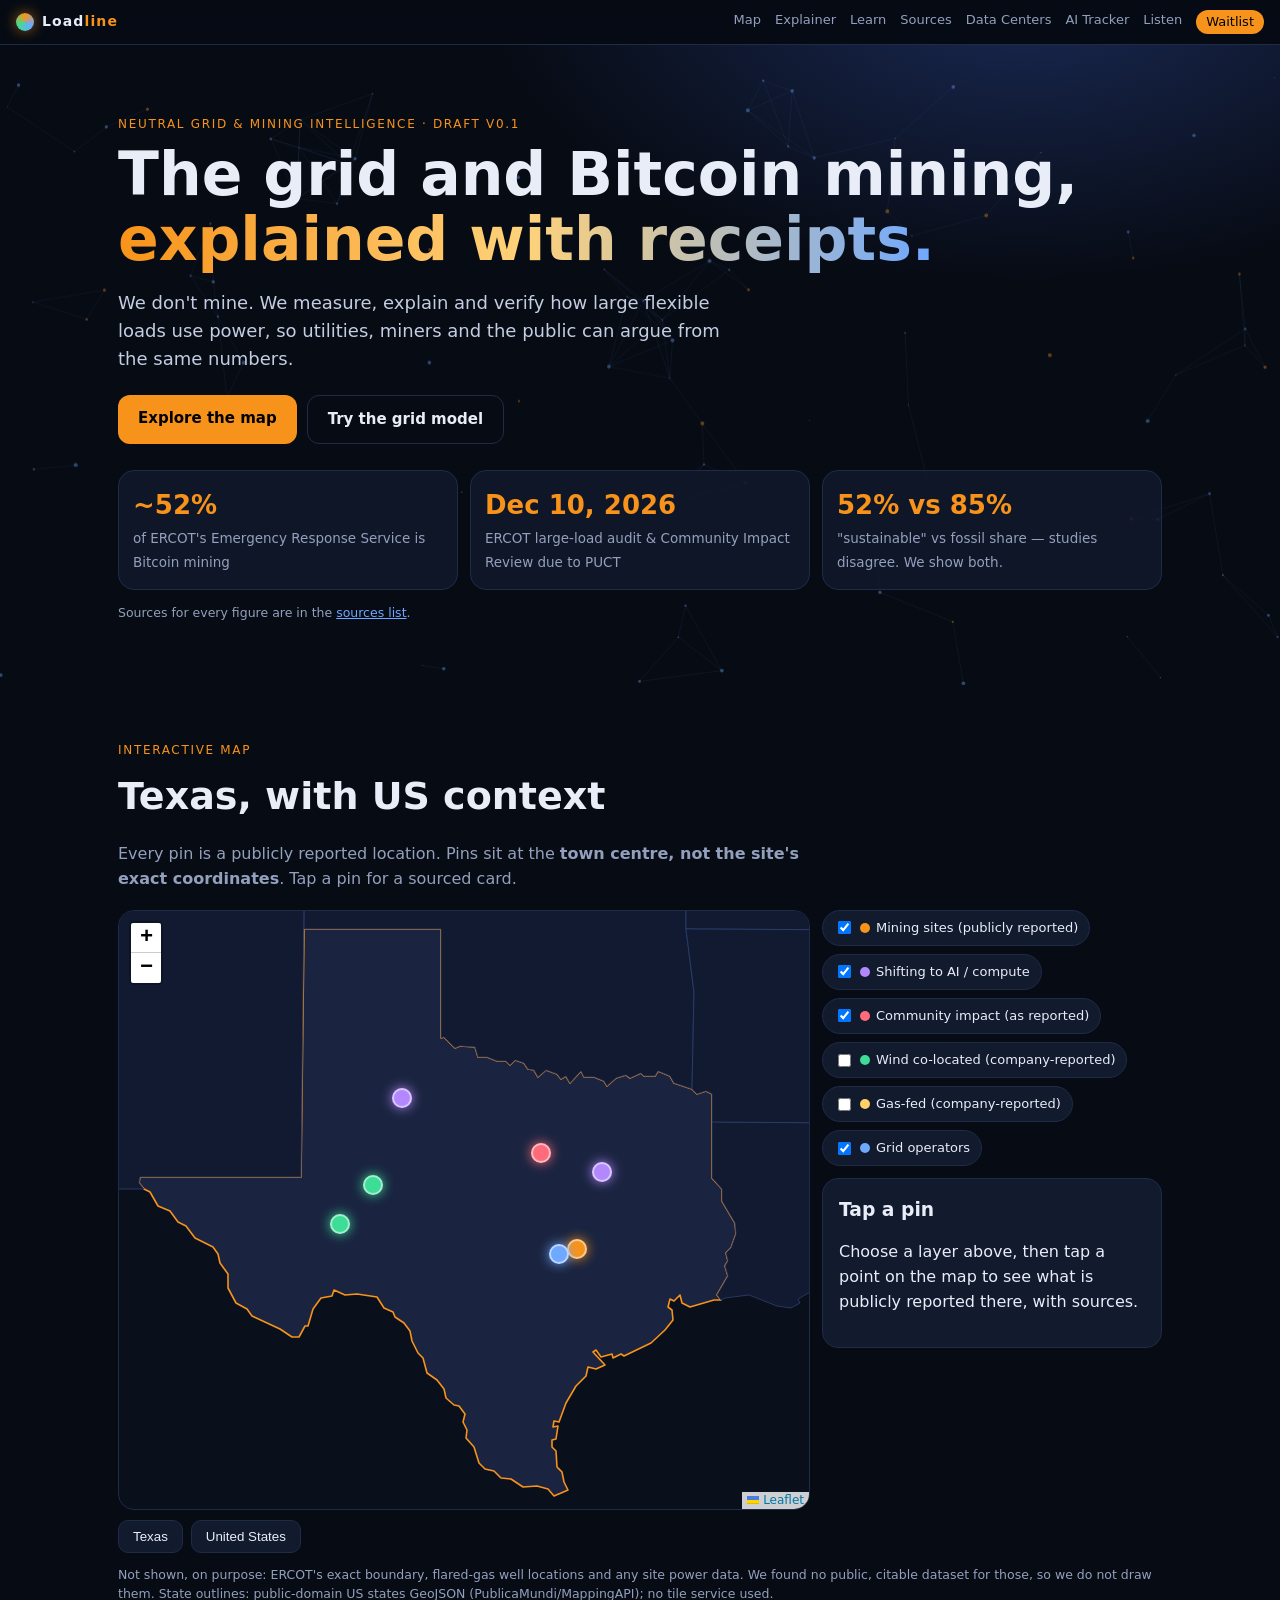
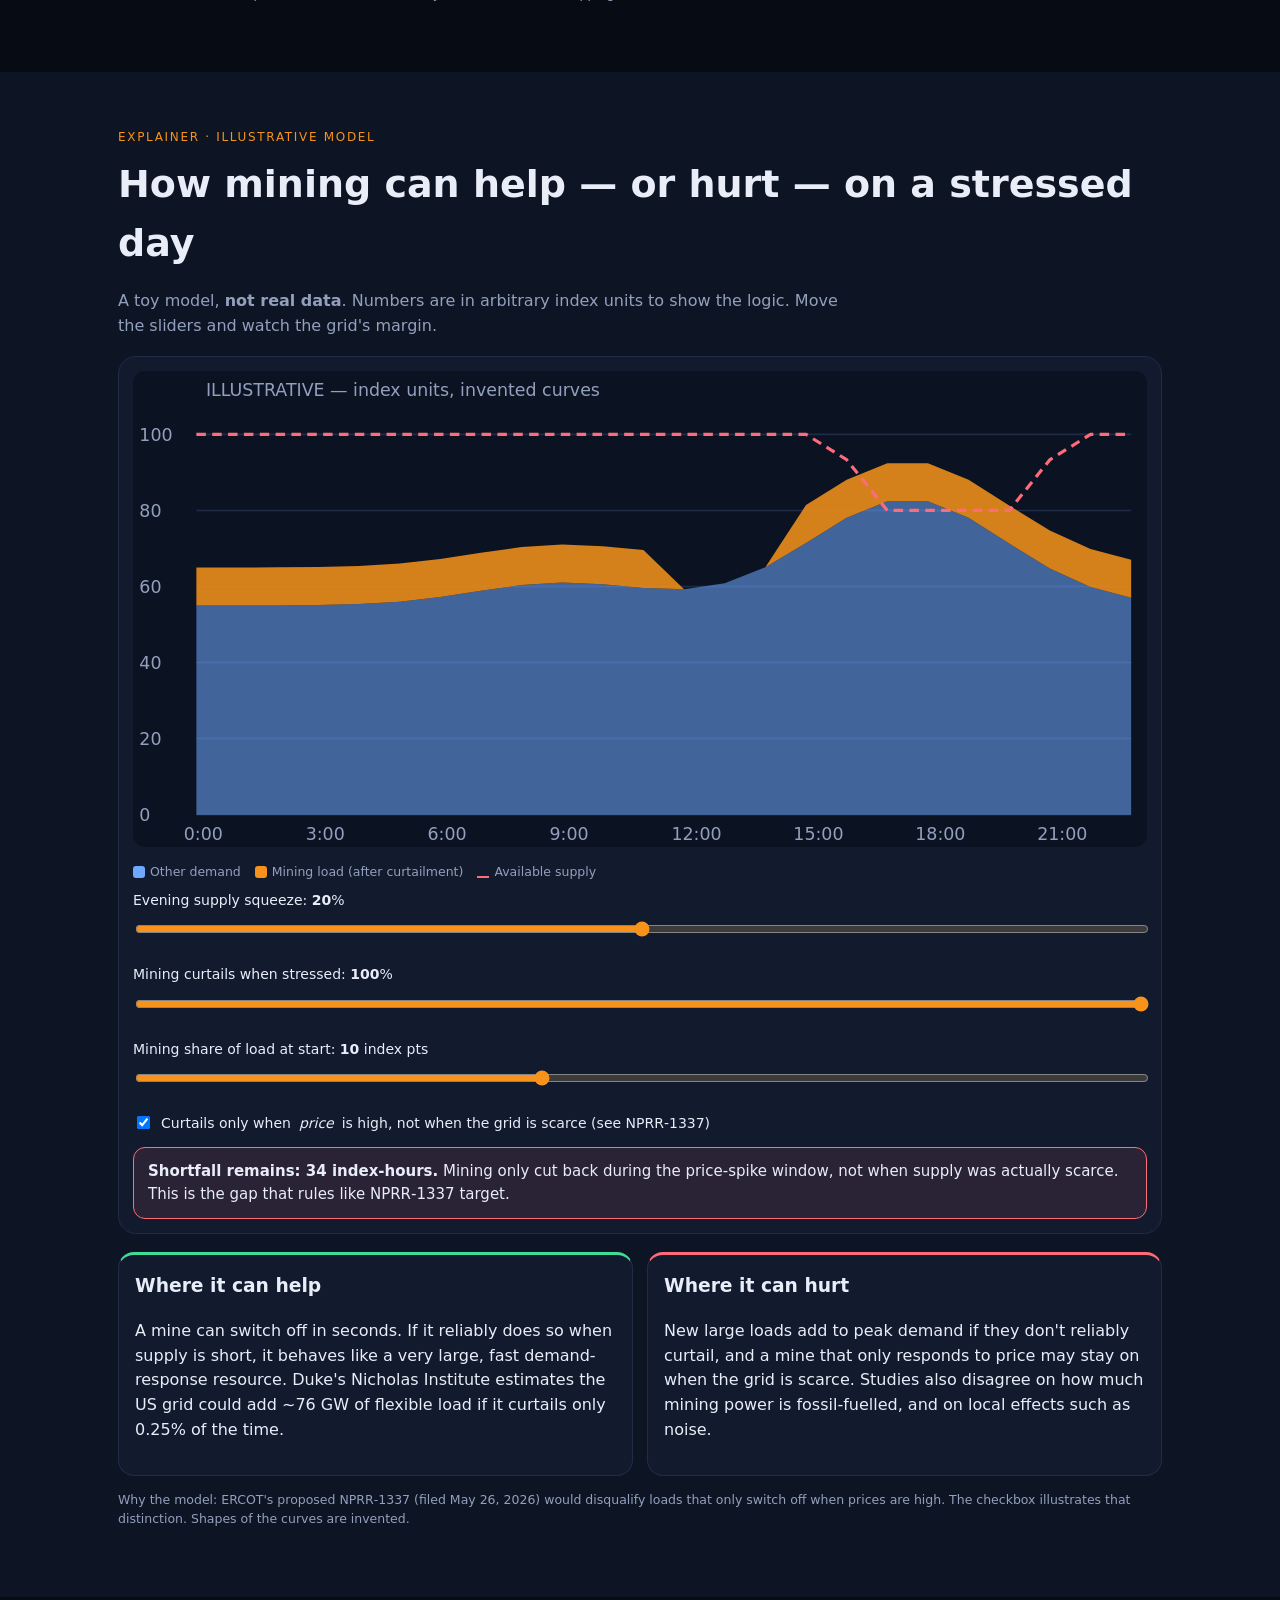
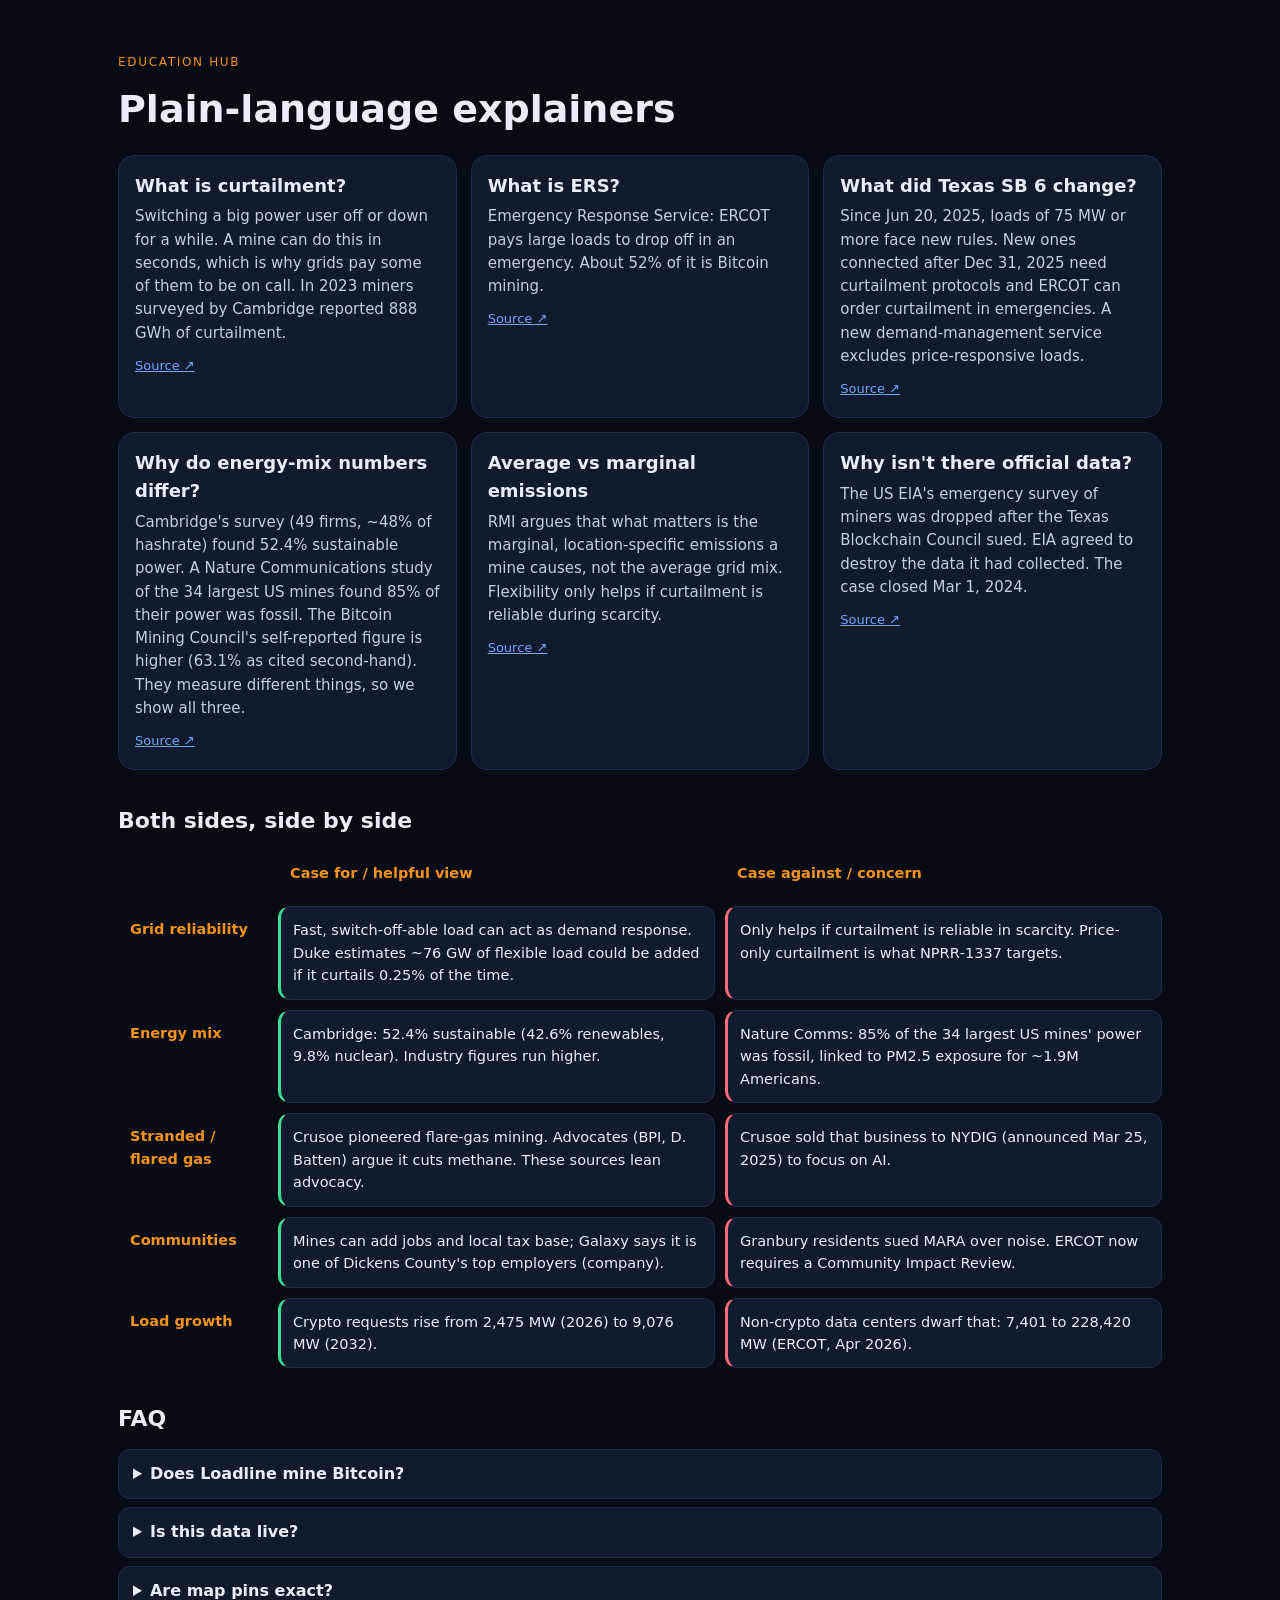
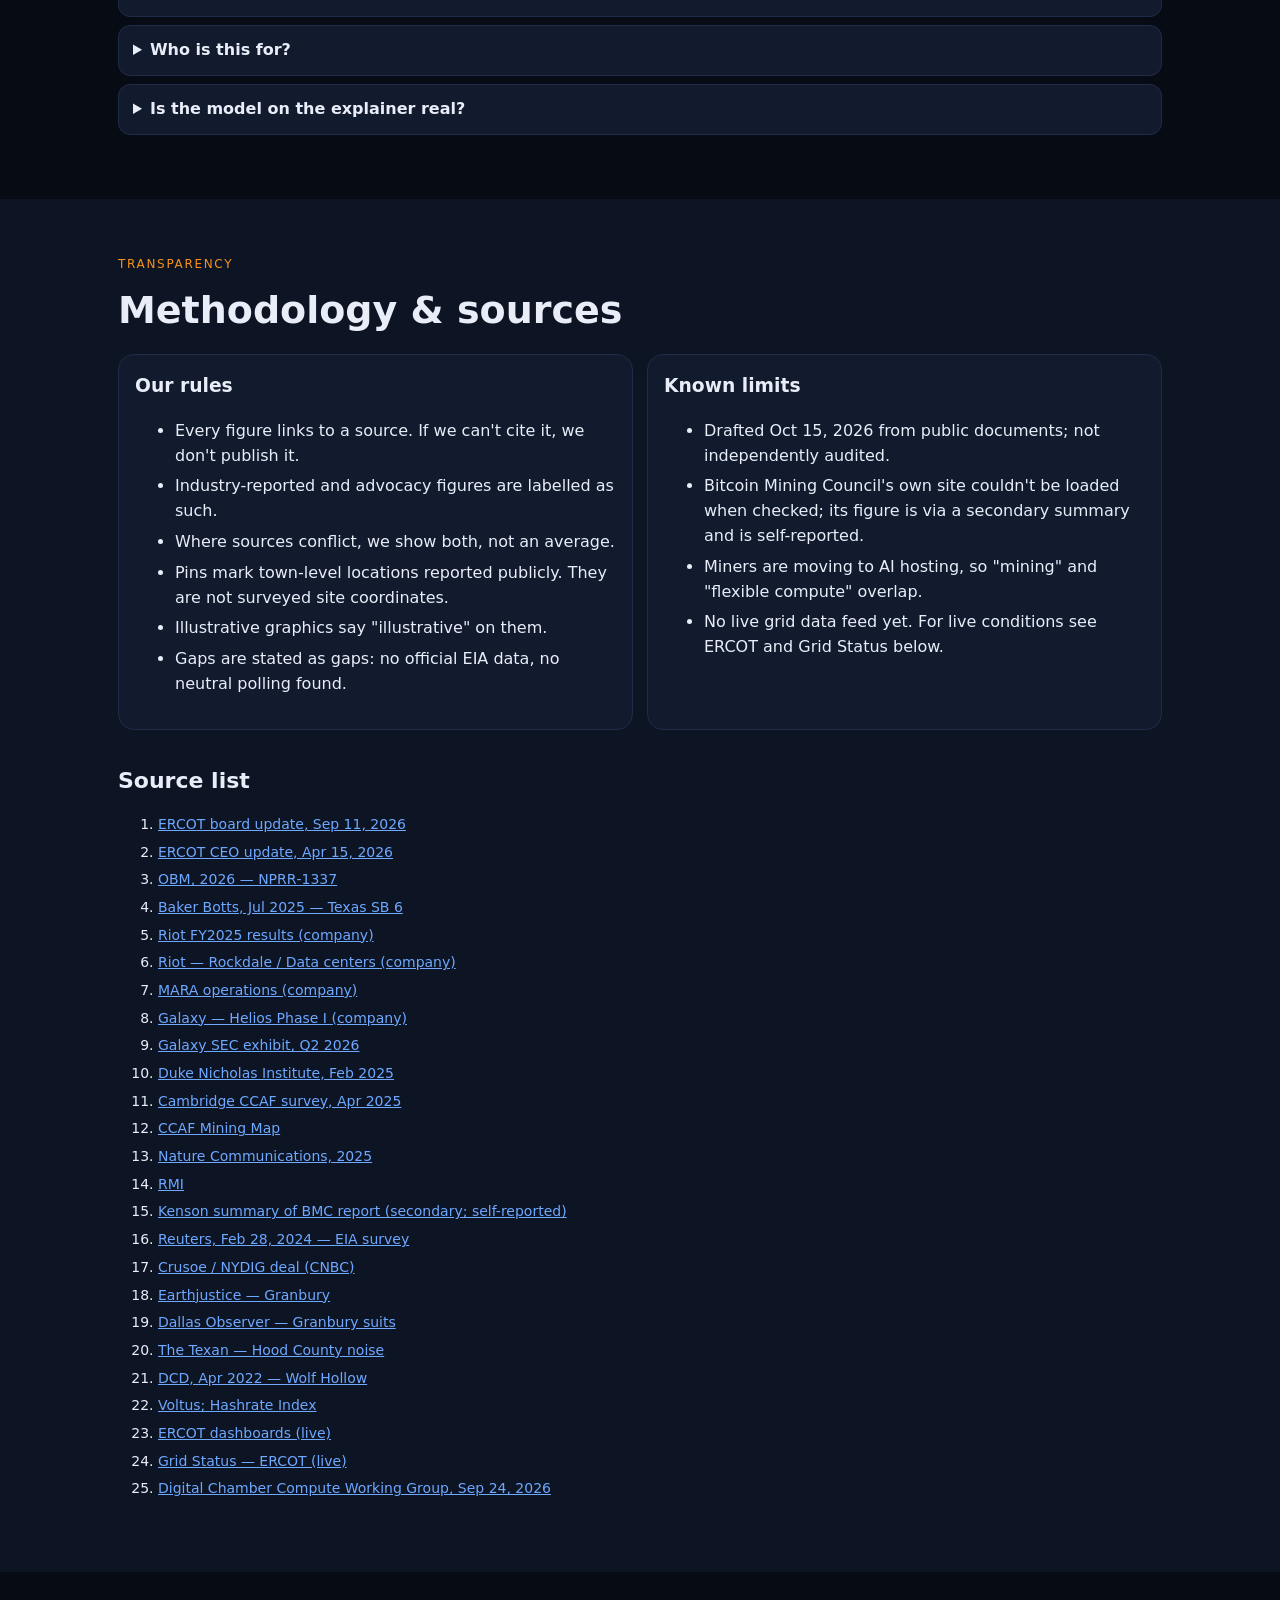
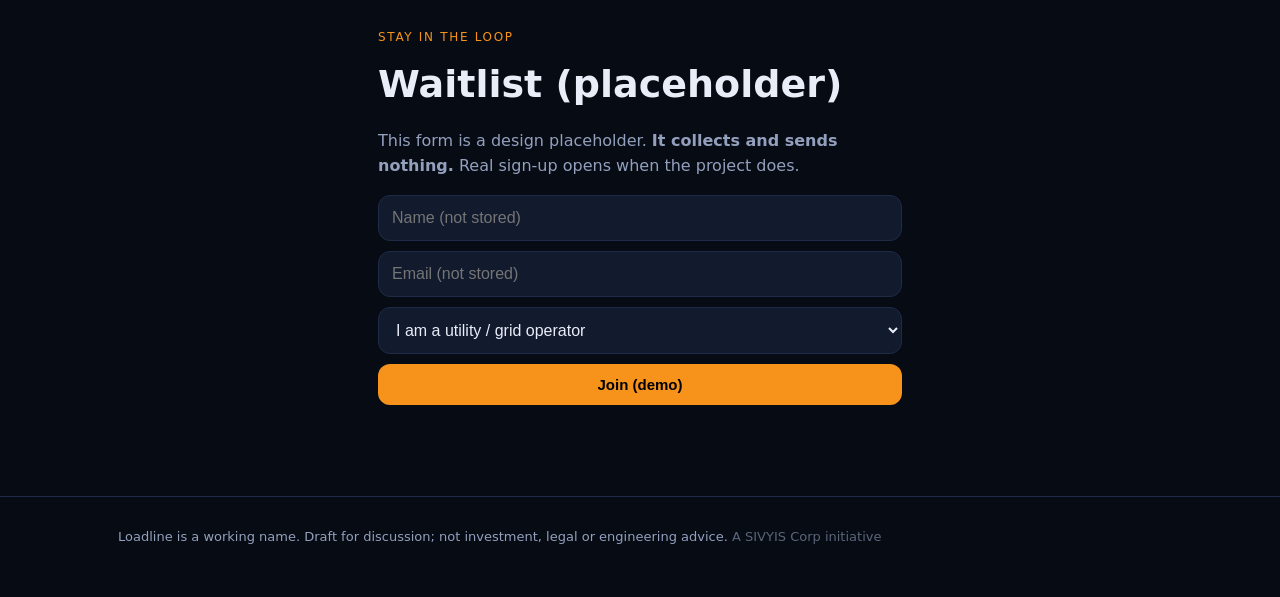
<file: index.html>
<!doctype html>
<html lang="en"><head>
<meta charset="utf-8">
<meta name="viewport" content="width=device-width,initial-scale=1,viewport-fit=cover">
<meta name="theme-color" content="#070b14">
<title>Loadline — Neutral grid &amp; Bitcoin mining intelligence</title>
<meta name="description" content="Neutral education and monitoring of how Bitcoin mining relates to the power grid.">
<link rel="stylesheet" href="vendor/leaflet.css">
<link rel="stylesheet" href="style.css">
</head><body>
<header class="nav"><a class="brand" href="#top"><span class="logo"></span><span>Load<b>line</b></span></a>
<nav><a href="#map" class="keep">Map</a><a href="#explainer">Explainer</a><a href="#learn">Learn</a><a href="#method">Sources</a><a href="data-centers.html" class="keep">Data Centers</a><a href="ai-datacenters.html" class="keep">AI Tracker</a><a href="listen.html" class="keep">Listen</a><a href="#join" class="pill">Waitlist</a></nav></header>

<section class="hero" id="top">
<canvas id="bg"></canvas>
<div class="wrap hero-in">
<p class="eyebrow">Neutral grid &amp; mining intelligence · Draft v0.1</p>
<h1>The grid and Bitcoin mining,<br><span class="grad">explained with receipts.</span></h1>
<p class="lead">We don't mine. We measure, explain and verify how large flexible loads use power, so utilities, miners and the public can argue from the same numbers.</p>
<div class="cta"><a class="btn" href="#map">Explore the map</a><a class="btn ghost" href="#explainer">Try the grid model</a></div>
<div class="stats">
<div><b>~52%</b><span>of ERCOT's Emergency Response Service is Bitcoin mining</span></div>
<div><b>Dec 10, 2026</b><span>ERCOT large-load audit &amp; Community Impact Review due to PUCT</span></div>
<div><b>52% vs 85%</b><span>"sustainable" vs fossil share — studies disagree. We show both.</span></div>
</div>
<p class="tiny">Sources for every figure are in the <a href="#method">sources list</a>.</p>
</div></section>

<section id="map" class="sec"><div class="wrap">
<p class="eyebrow">Interactive map</p><h2>Texas, with US context</h2>
<p class="sub">Every pin is a publicly reported location. Pins sit at the <b>town centre, not the site's exact coordinates</b>. Tap a pin for a sourced card.</p>
<div class="mapbox">
<div id="lmap" aria-label="Map of Texas and US"></div>
<div class="panel" id="panel">
<div class="layers" id="layers"></div>
<div class="card" id="card"><h3>Tap a pin</h3><p>Choose a layer above, then tap a point on the map to see what is publicly reported there, with sources.</p></div>
</div></div>
<div class="viewbtns"><button data-v="tx">Texas</button><button data-v="us">United States</button></div>
<p class="tiny">Not shown, on purpose: ERCOT's exact boundary, flared-gas well locations and any site power data. We found no public, citable dataset for those, so we do not draw them. State outlines: public-domain US states GeoJSON (PublicaMundi/MappingAPI); no tile service used.</p>
</div></section>

<section id="explainer" class="sec alt"><div class="wrap">
<p class="eyebrow">Explainer · illustrative model</p><h2>How mining can help — or hurt — on a stressed day</h2>
<p class="sub">A toy model, <b>not real data</b>. Numbers are in arbitrary index units to show the logic. Move the sliders and watch the grid's margin.</p>
<div class="model">
<svg id="chart" viewBox="0 0 640 300" role="img" aria-label="Illustrative chart of grid demand, supply limit and mining load across a day"></svg>
<div class="legend"><span><i style="background:#6ea8ff"></i>Other demand</span><span><i style="background:#f7931a"></i>Mining load (after curtailment)</span><span><i class="dash"></i>Available supply</span></div>
<div class="ctl">
<label>Evening supply squeeze: <b id="v1">20</b>%<input id="s1" type="range" min="0" max="40" value="20"></label>
<label>Mining curtails when stressed: <b id="v2">100</b>%<input id="s2" type="range" min="0" max="100" value="100"></label>
<label>Mining share of load at start: <b id="v3">10</b> index pts<input id="s3" type="range" min="0" max="25" value="10"></label>
<label class="chk"><input id="s4" type="checkbox" checked> Curtails only when <i>price</i> is high, not when the grid is scarce (see NPRR‑1337)</label>
</div>
<div id="verdict" class="verdict"></div>
</div>
<div class="two">
<div class="brief good"><h3>Where it can help</h3><p>A mine can switch off in seconds. If it reliably does so when supply is short, it behaves like a very large, fast demand-response resource. Duke's Nicholas Institute estimates the US grid could add ~76 GW of flexible load if it curtails only 0.25% of the time.</p></div>
<div class="brief bad"><h3>Where it can hurt</h3><p>New large loads add to peak demand if they don't reliably curtail, and a mine that only responds to price may stay on when the grid is scarce. Studies also disagree on how much mining power is fossil-fuelled, and on local effects such as noise.</p></div>
</div>
<p class="tiny">Why the model: ERCOT's proposed NPRR‑1337 (filed May 26, 2026) would disqualify loads that only switch off when prices are high. The checkbox illustrates that distinction. Shapes of the curves are invented.</p>
</div></section>

<section id="learn" class="sec"><div class="wrap">
<p class="eyebrow">Education hub</p><h2>Plain-language explainers</h2>
<div class="grid" id="explainers"></div>
<h2 class="h2s">Both sides, side by side</h2>
<div class="tbl" id="both"></div>
<h2 class="h2s">FAQ</h2>
<div id="faq"></div>
</div></section>

<section id="method" class="sec alt"><div class="wrap">
<p class="eyebrow">Transparency</p><h2>Methodology &amp; sources</h2>
<div class="two">
<div class="brief"><h3>Our rules</h3><ul>
<li>Every figure links to a source. If we can't cite it, we don't publish it.</li>
<li>Industry-reported and advocacy figures are labelled as such.</li>
<li>Where sources conflict, we show both, not an average.</li>
<li>Pins mark town-level locations reported publicly. They are not surveyed site coordinates.</li>
<li>Illustrative graphics say "illustrative" on them.</li>
<li>Gaps are stated as gaps: no official EIA data, no neutral polling found.</li></ul></div>
<div class="brief"><h3>Known limits</h3><ul>
<li>Drafted Oct 15, 2026 from public documents; not independently audited.</li>
<li>Bitcoin Mining Council's own site couldn't be loaded when checked; its figure is via a secondary summary and is self-reported.</li>
<li>Miners are moving to AI hosting, so "mining" and "flexible compute" overlap.</li>
<li>No live grid data feed yet. For live conditions see ERCOT and Grid Status below.</li></ul></div></div>
<h3 class="h2s">Source list</h3><ol class="src" id="srclist"></ol>
</div></section>

<section id="join" class="sec"><div class="wrap narrow">
<p class="eyebrow">Stay in the loop</p><h2>Waitlist (placeholder)</h2>
<p class="sub">This form is a design placeholder. <b>It collects and sends nothing.</b> Real sign-up opens when the project does.</p>
<form id="wl" onsubmit="event.preventDefault();document.getElementById('wlmsg').textContent='Placeholder only — nothing was stored or sent.'">
<input type="text" placeholder="Name (not stored)" aria-label="Name"><input type="text" placeholder="Email (not stored)" aria-label="Email">
<select aria-label="I am a"><option>I am a utility / grid operator</option><option>I am a miner / operator</option><option>I am a resident / official</option><option>Researcher / press</option></select>
<button class="btn" type="submit">Join (demo)</button><p id="wlmsg" class="tiny"></p></form>
</div></section>
<footer><div class="wrap">Loadline is a working name. Draft for discussion; not investment, legal or engineering advice. <span style="opacity:.6">A SIVYIS Corp initiative</span></div></footer>
<script src="vendor/leaflet.js"></script>
<script src="data.js"></script>
<script src="app.js"></script>
</body></html>
</file>
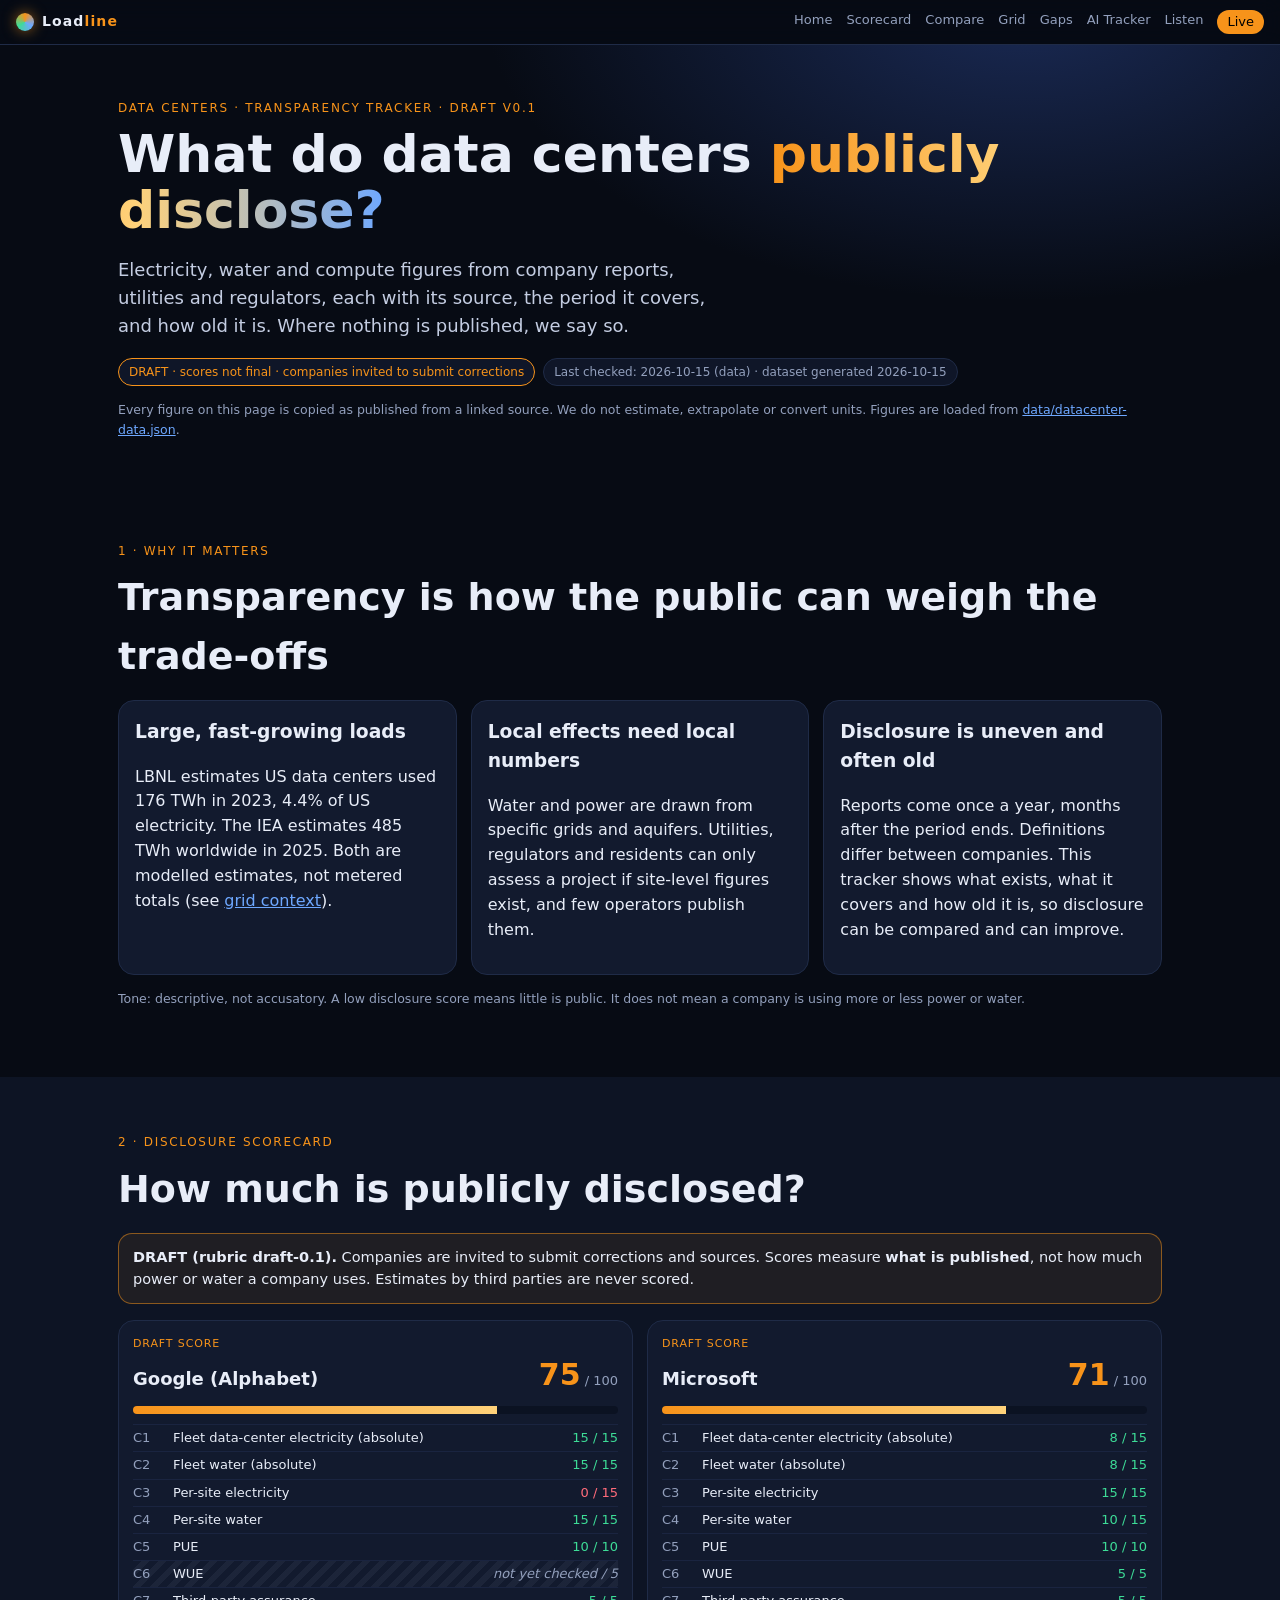
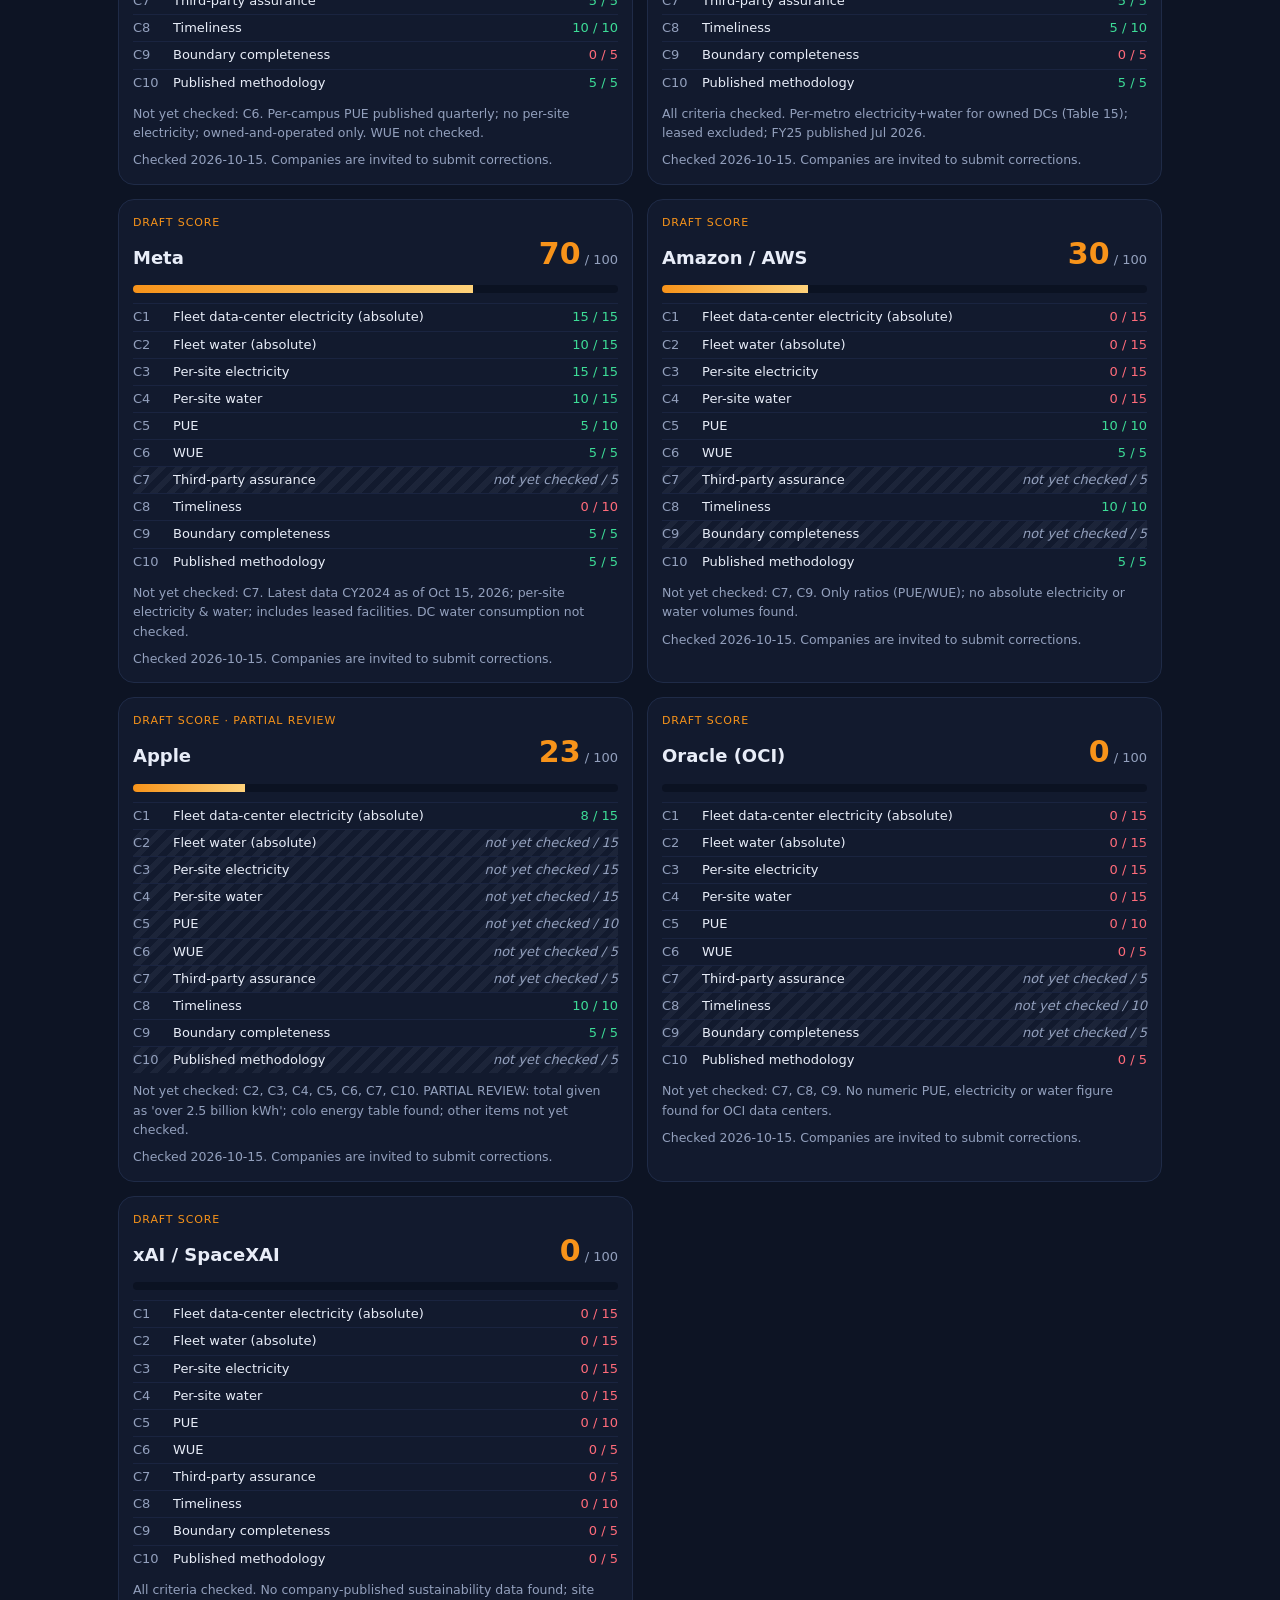
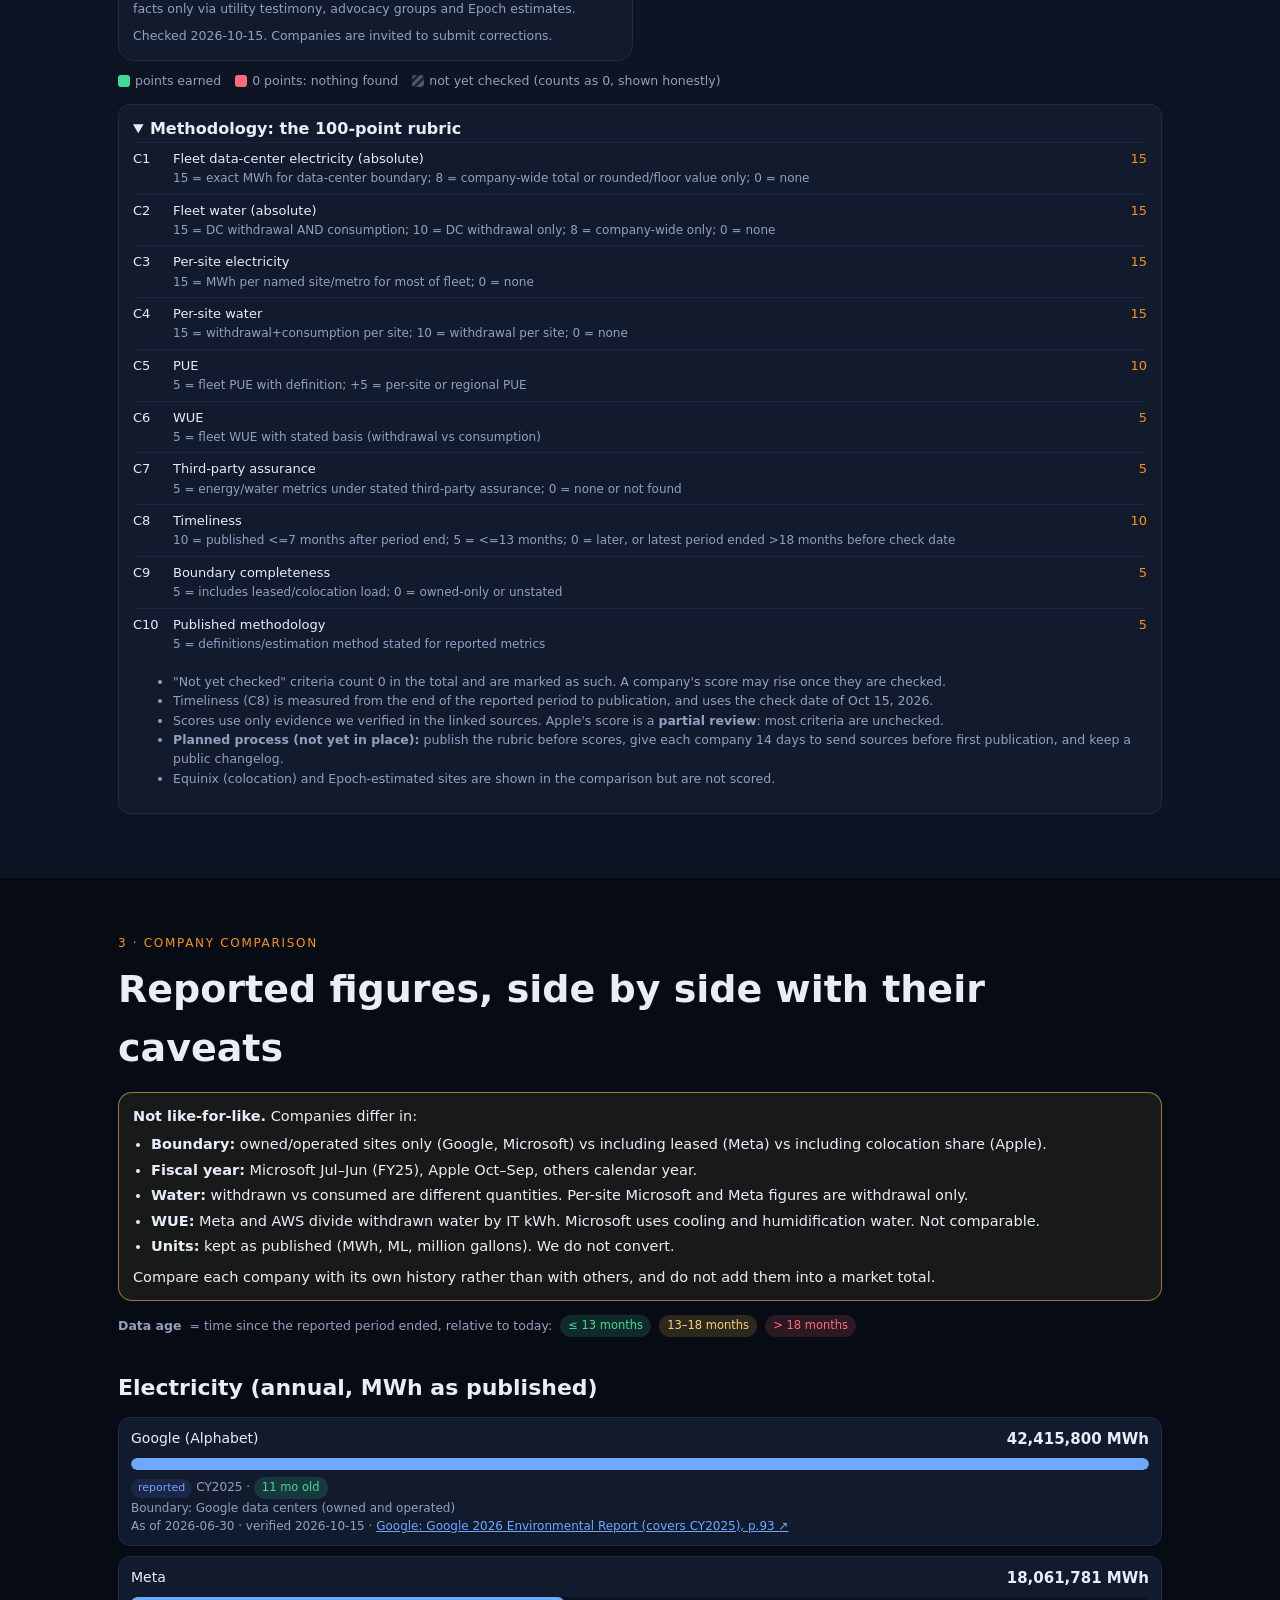
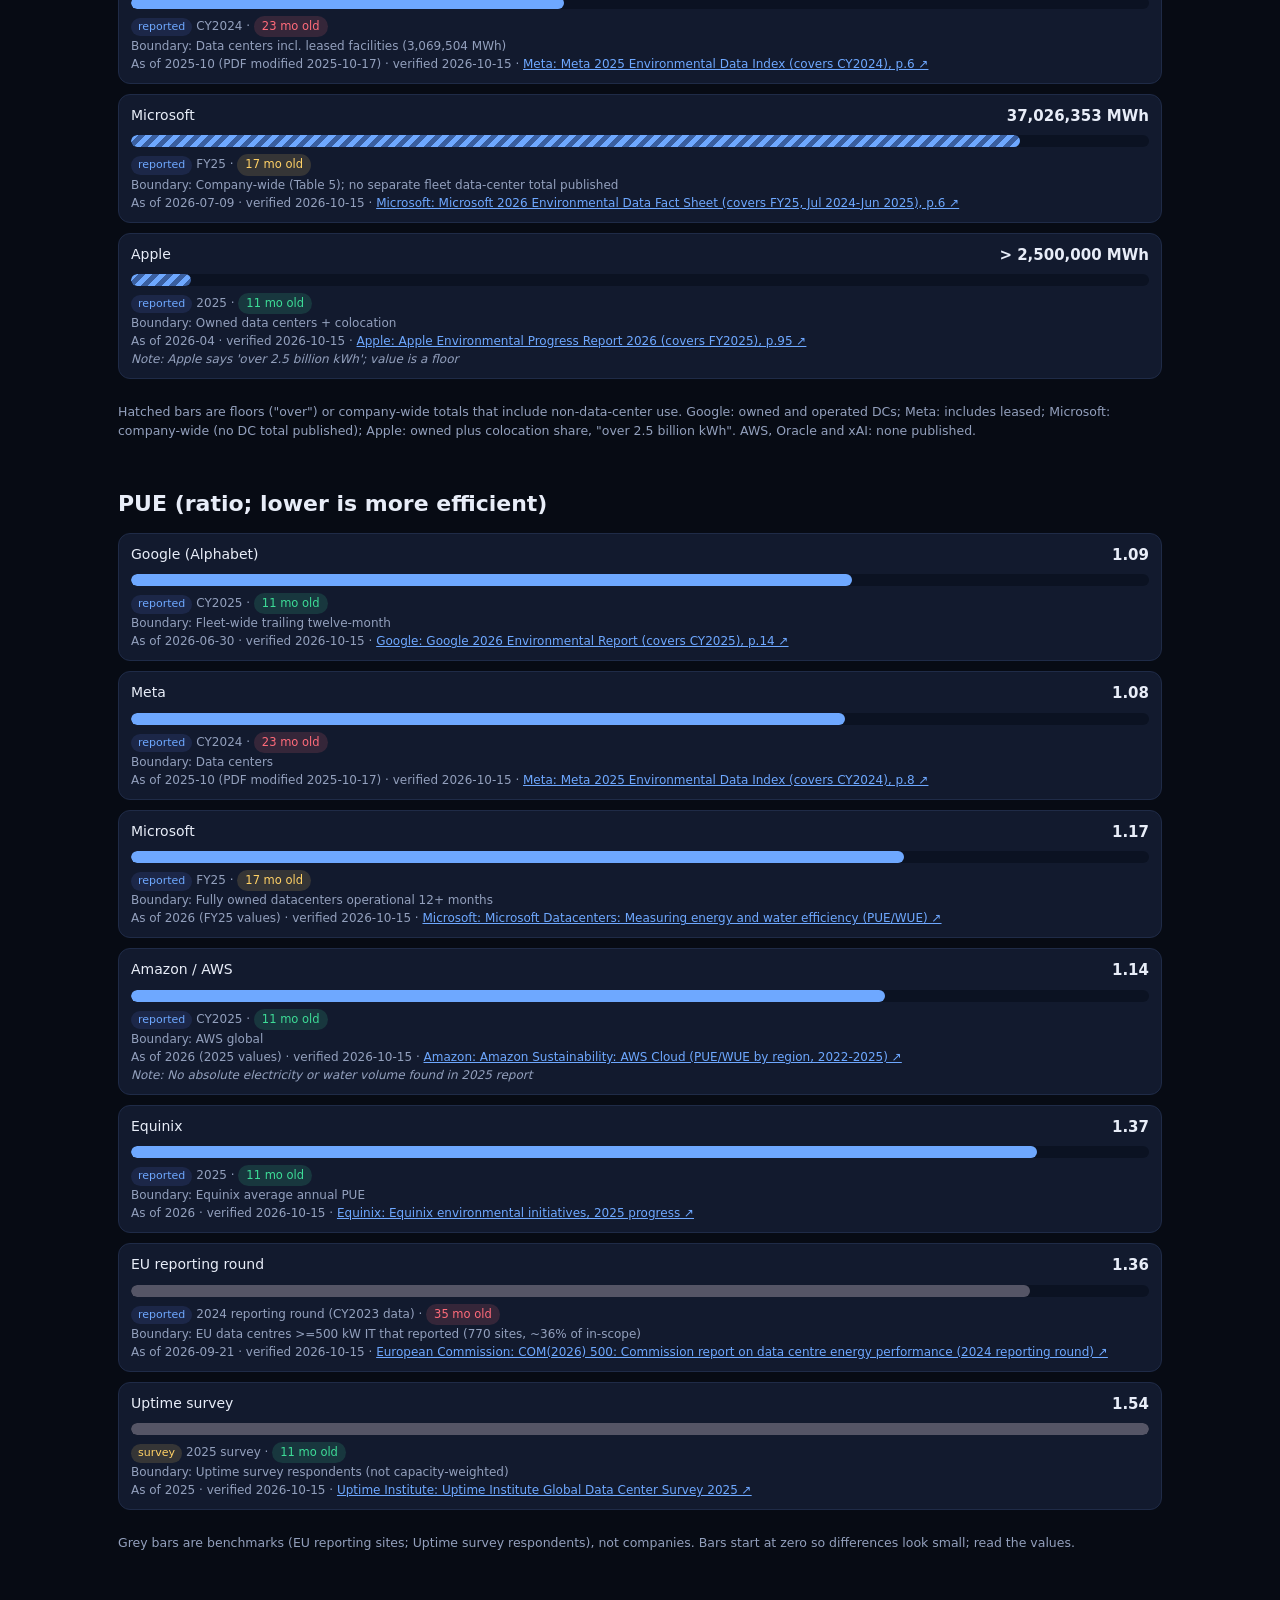
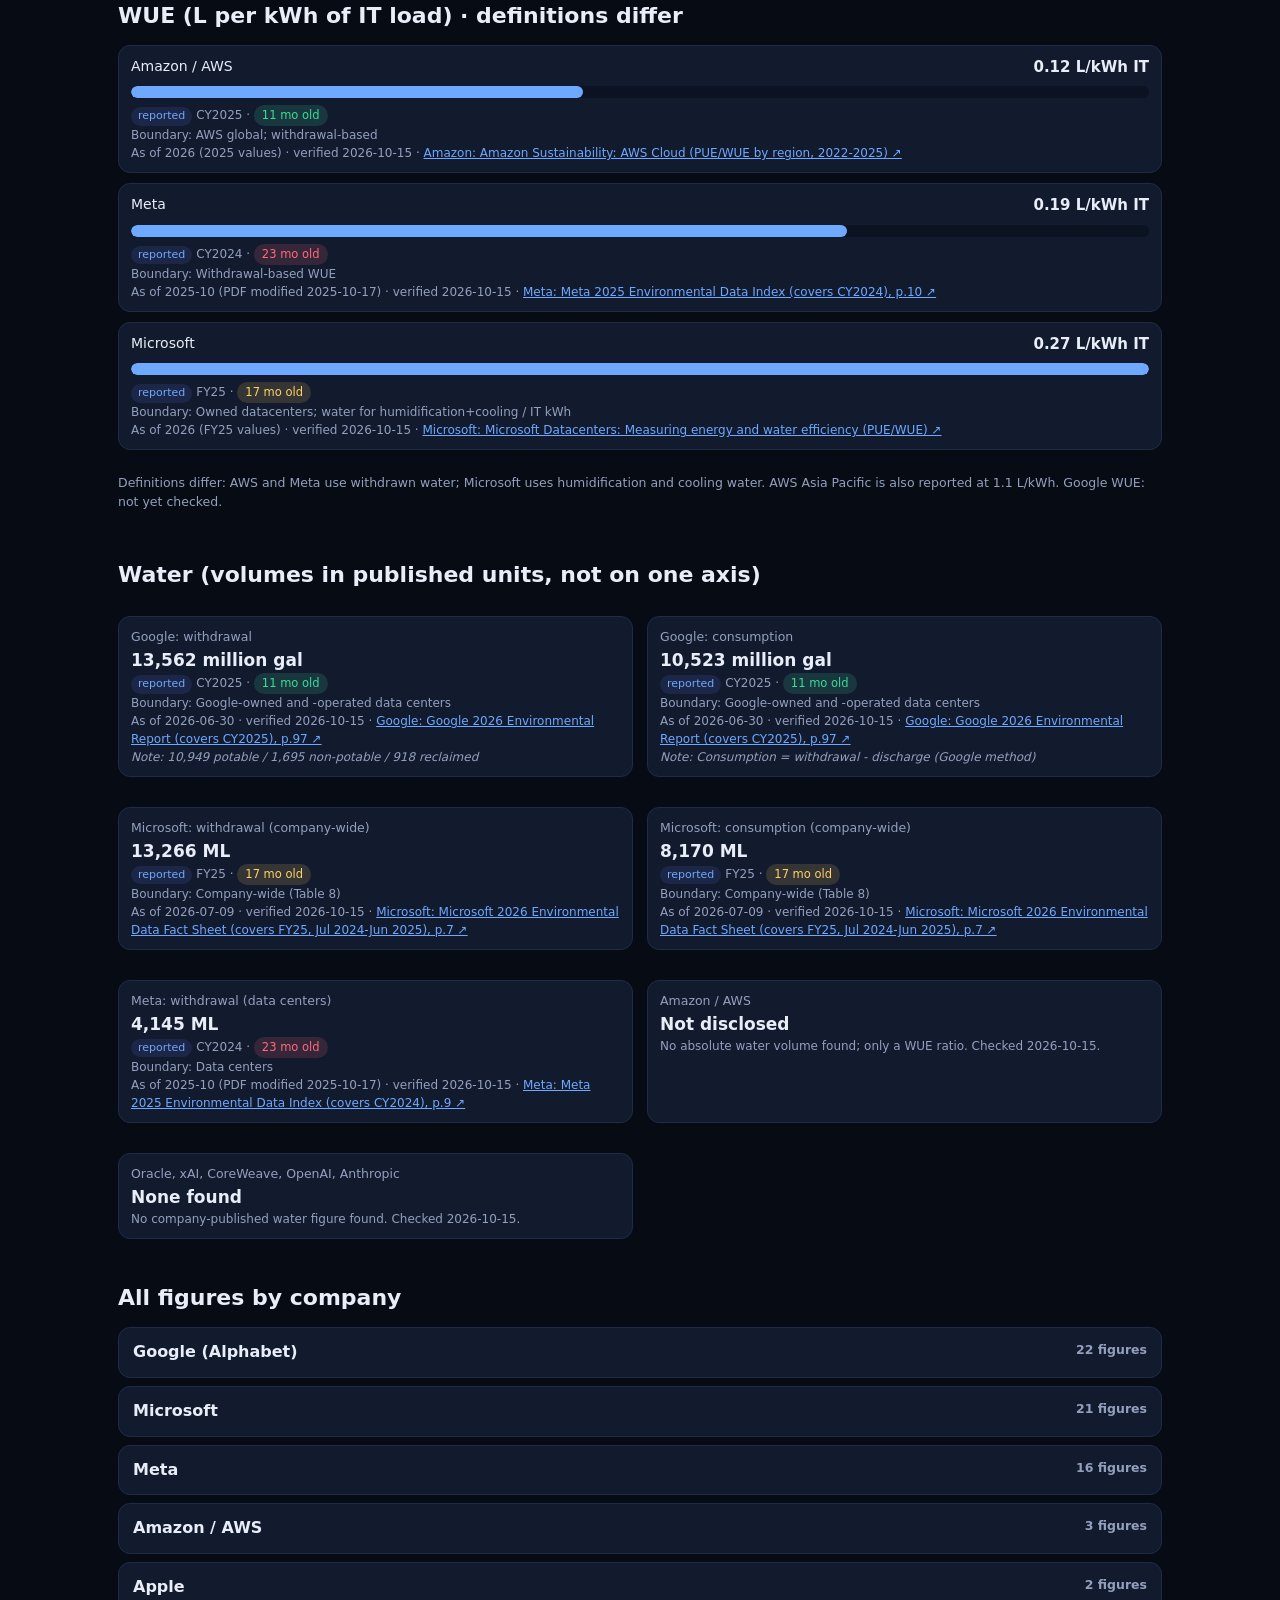
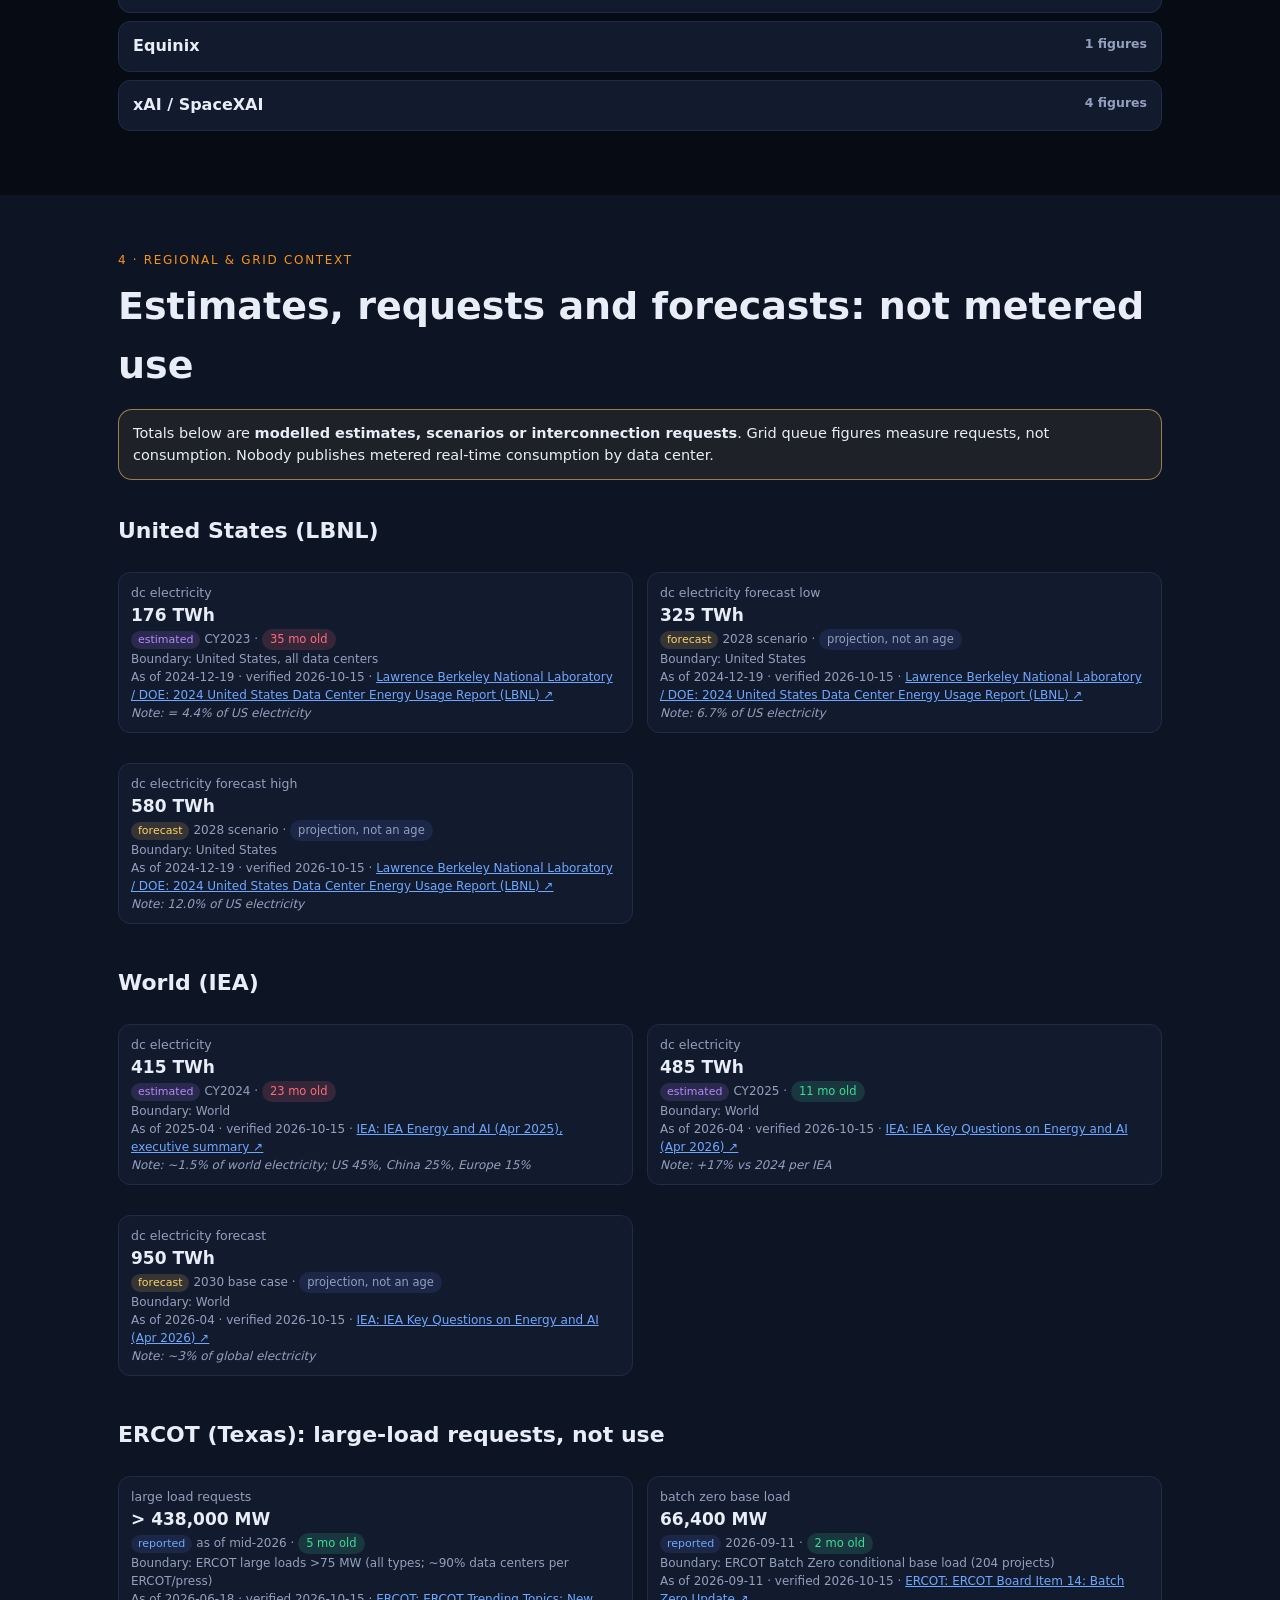
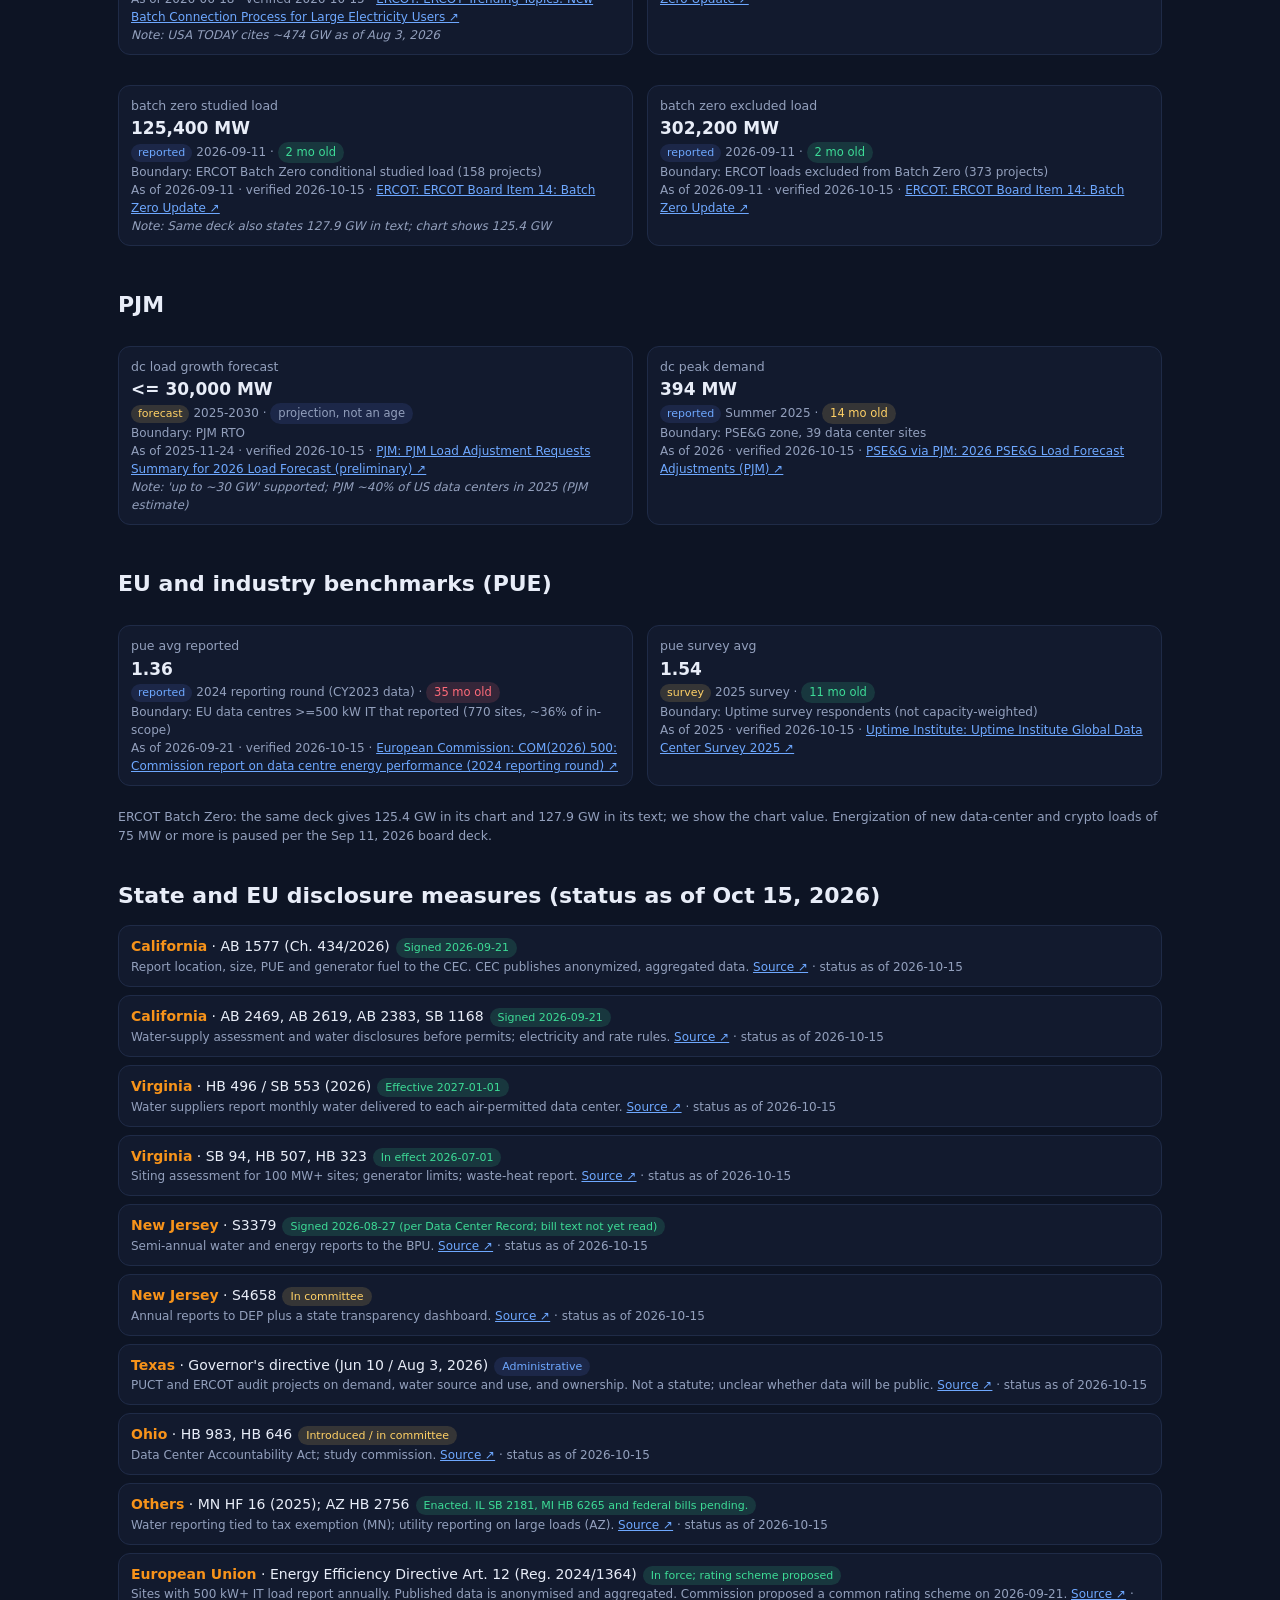
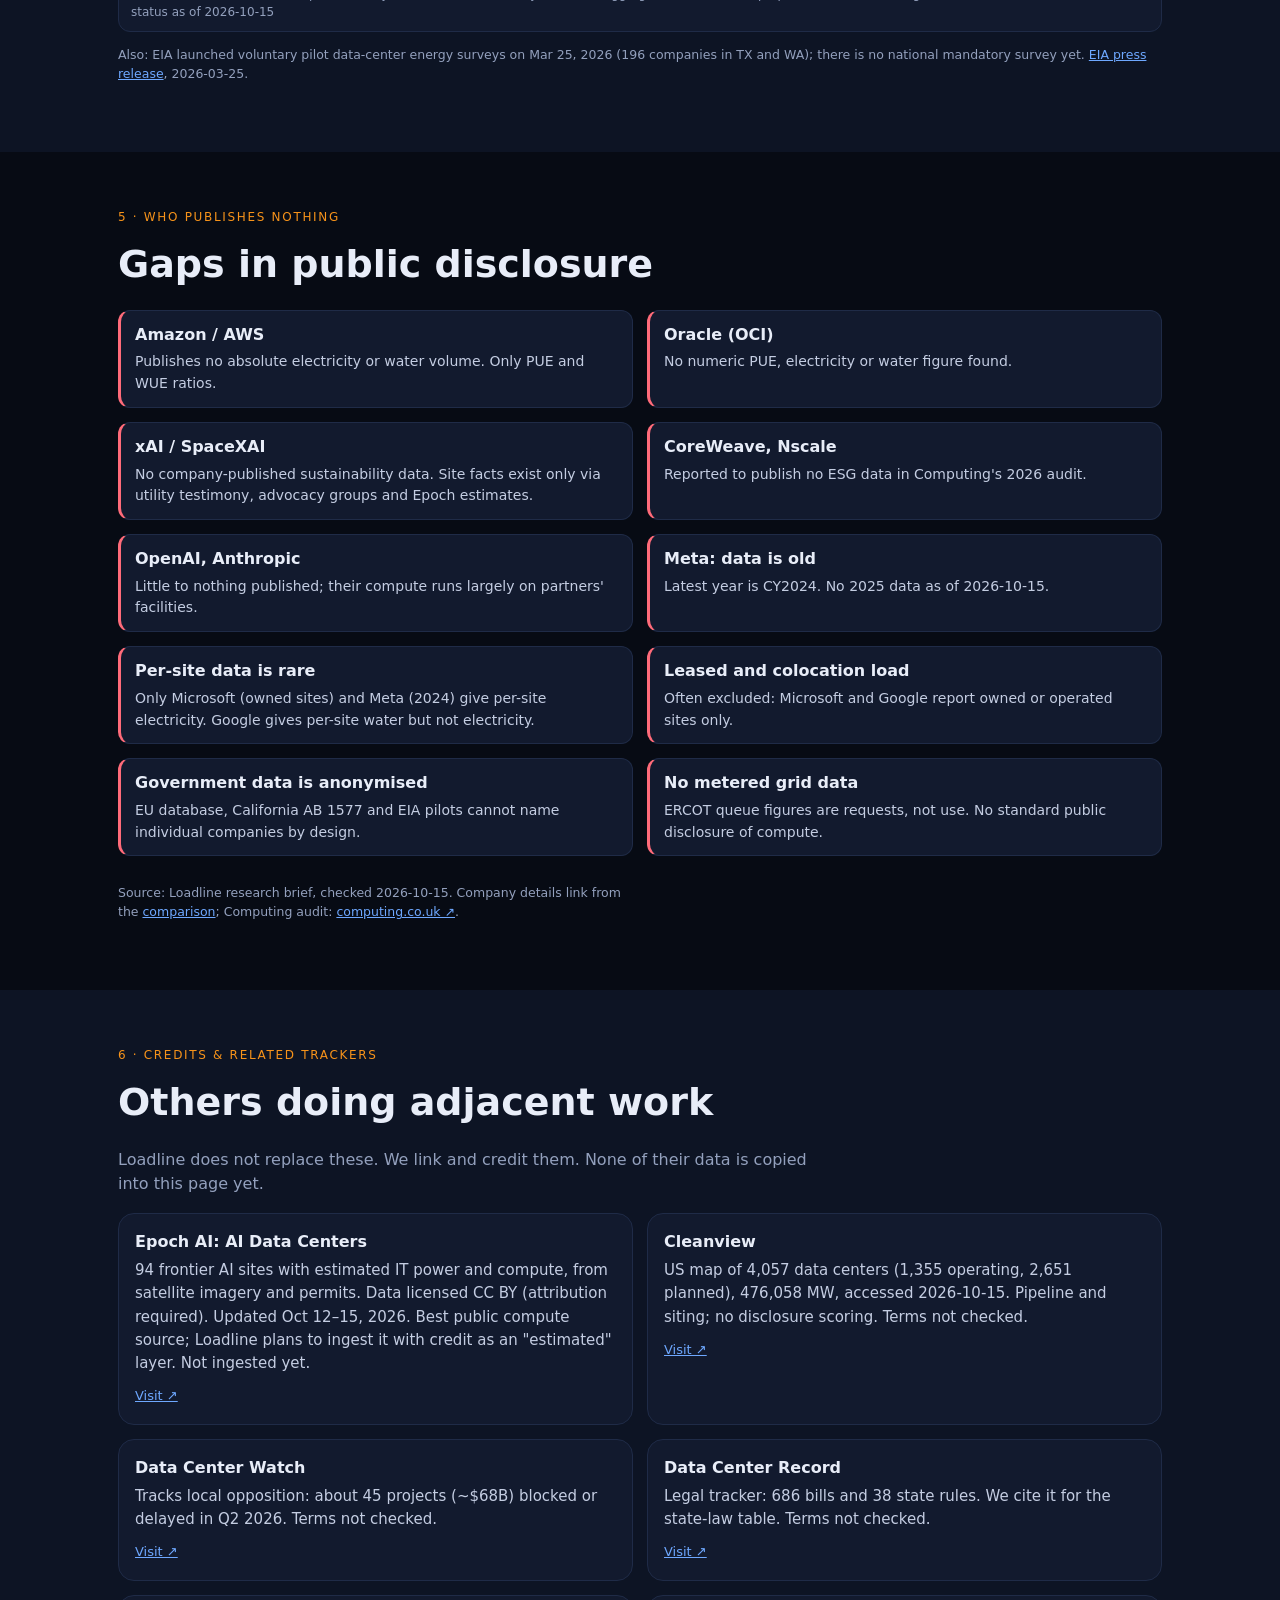
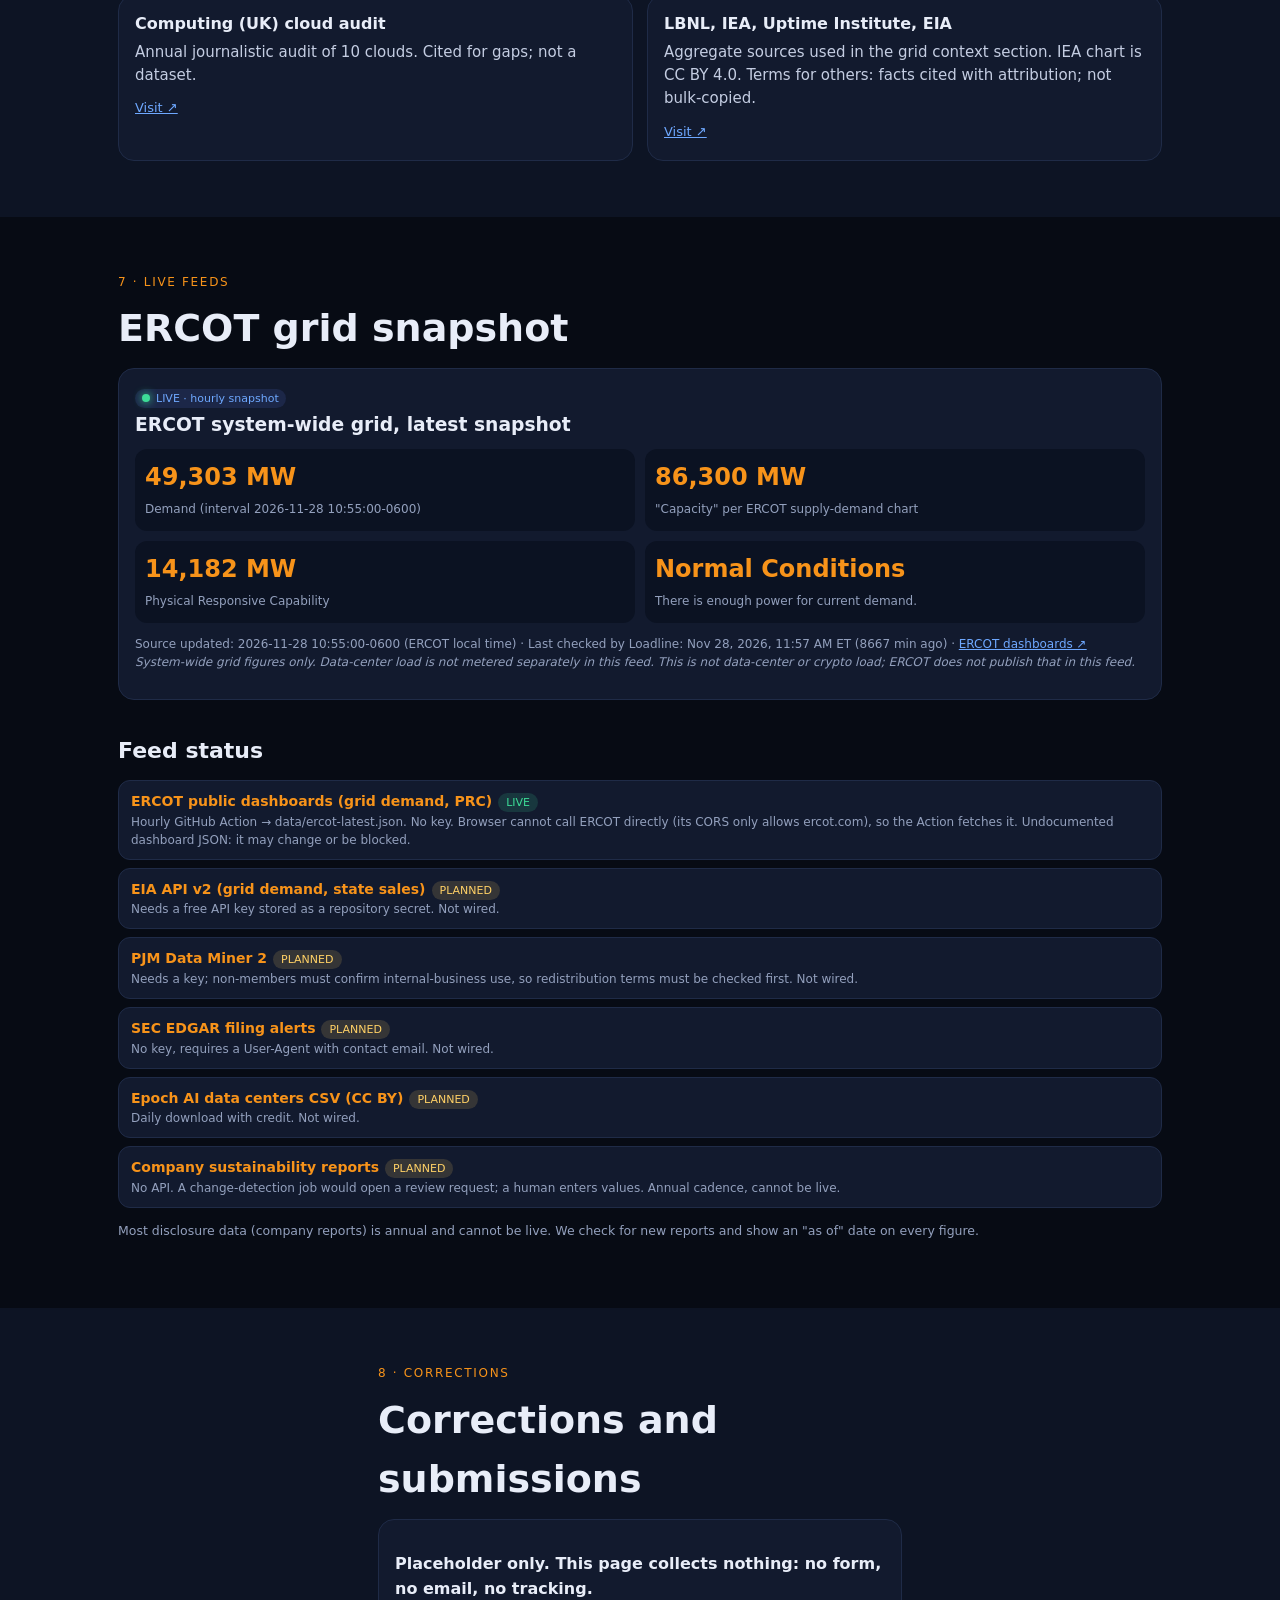
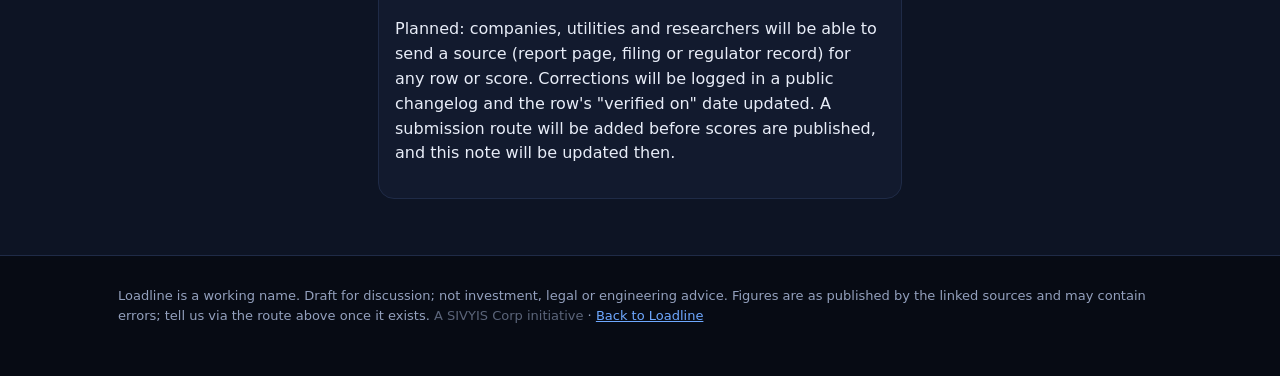
<file: data-centers.html>
<!doctype html>
<html lang="en"><head>
<meta charset="utf-8">
<meta name="viewport" content="width=device-width,initial-scale=1,viewport-fit=cover">
<meta name="theme-color" content="#070b14">
<title>Data Centers — Loadline transparency tracker (draft)</title>
<meta name="description" content="Neutral, sourced view of what data center operators publicly disclose about electricity, water and compute, and how recent it is. Draft.">
<link rel="stylesheet" href="style.css">
<link rel="stylesheet" href="dc.css">
</head><body>
<header class="nav"><a class="brand" href="index.html"><span class="logo"></span><span>Load<b>line</b></span></a>
<nav><a href="index.html" class="keep">Home</a><a href="#scorecard" class="keep">Scorecard</a><a href="#compare" class="keep">Compare</a><a href="#grid">Grid</a><a href="#gaps">Gaps</a><a href="ai-datacenters.html" class="keep">AI Tracker</a><a href="listen.html" class="keep">Listen</a><a href="#live" class="pill">Live</a></nav></header>

<section class="hero dchero" id="top"><div class="wrap hero-in">
<p class="eyebrow">Data Centers · Transparency tracker · Draft v0.1</p>
<h1>What do data centers <span class="grad">publicly disclose?</span></h1>
<p class="lead">Electricity, water and compute figures from company reports, utilities and regulators, each with its source, the period it covers, and how old it is. Where nothing is published, we say so.</p>
<div class="chips"><span class="chip warn">DRAFT · scores not final · companies invited to submit corrections</span><span class="chip" id="lastchk">Last checked: …</span></div>
<p class="tiny">Every figure on this page is copied as published from a linked source. We do not estimate, extrapolate or convert units. Figures are loaded from <a href="data/datacenter-data.json">data/datacenter-data.json</a>.</p>
</div></section>

<section class="sec" id="why"><div class="wrap">
<p class="eyebrow">1 · Why it matters</p><h2>Transparency is how the public can weigh the trade-offs</h2>
<div class="two">
<div class="brief"><h3>Large, fast-growing loads</h3><p>LBNL estimates US data centers used 176 TWh in 2023, 4.4% of US electricity. The IEA estimates 485 TWh worldwide in 2025. Both are modelled estimates, not metered totals (see <a href="#grid">grid context</a>).</p></div>
<div class="brief"><h3>Local effects need local numbers</h3><p>Water and power are drawn from specific grids and aquifers. Utilities, regulators and residents can only assess a project if site-level figures exist, and few operators publish them.</p></div>
<div class="brief"><h3>Disclosure is uneven and often old</h3><p>Reports come once a year, months after the period ends. Definitions differ between companies. This tracker shows what exists, what it covers and how old it is, so disclosure can be compared and can improve.</p></div>
</div>
<p class="tiny">Tone: descriptive, not accusatory. A low disclosure score means little is public. It does not mean a company is using more or less power or water.</p>
</div></section>

<section class="sec alt" id="scorecard"><div class="wrap">
<p class="eyebrow">2 · Disclosure scorecard</p><h2>How much is publicly disclosed?</h2>
<div class="banner"><b>DRAFT (rubric draft-0.1).</b> Companies are invited to submit corrections and sources. Scores measure <b>what is published</b>, not how much power or water a company uses. Estimates by third parties are never scored.</div>
<div id="scores" class="grid sc"></div>
<div class="legendrow"><span><i class="k ok"></i>points earned</span><span><i class="k zero"></i>0 points: nothing found</span><span><i class="k nc"></i>not yet checked (counts as 0, shown honestly)</span></div>
<details class="meth" open><summary>Methodology: the 100-point rubric</summary>
<div id="rubric"></div>
<ul class="tiny">
<li>"Not yet checked" criteria count 0 in the total and are marked as such. A company's score may rise once they are checked.</li>
<li>Timeliness (C8) is measured from the end of the reported period to publication, and uses the check date of Oct 15, 2026.</li>
<li>Scores use only evidence we verified in the linked sources. Apple's score is a <b>partial review</b>: most criteria are unchecked.</li>
<li><b>Planned process (not yet in place):</b> publish the rubric before scores, give each company 14 days to send sources before first publication, and keep a public changelog.</li>
<li>Equinix (colocation) and Epoch-estimated sites are shown in the comparison but are not scored.</li>
</ul></details>
</div></section>

<section class="sec" id="compare"><div class="wrap">
<p class="eyebrow">3 · Company comparison</p><h2>Reported figures, side by side with their caveats</h2>
<div class="banner warn2"><b>Not like-for-like.</b> Companies differ in:
<ul><li><b>Boundary:</b> owned/operated sites only (Google, Microsoft) vs including leased (Meta) vs including colocation share (Apple).</li>
<li><b>Fiscal year:</b> Microsoft Jul–Jun (FY25), Apple Oct–Sep, others calendar year.</li>
<li><b>Water:</b> withdrawn vs consumed are different quantities. Per-site Microsoft and Meta figures are withdrawal only.</li>
<li><b>WUE:</b> Meta and AWS divide withdrawn water by IT kWh. Microsoft uses cooling and humidification water. Not comparable.</li>
<li><b>Units:</b> kept as published (MWh, ML, million gallons). We do not convert.</li></ul>
Compare each company with its own history rather than with others, and do not add them into a market total.</div>
<div class="fresh tiny"><b>Data age</b> = time since the reported period ended, relative to today:
<span class="age g">≤ 13 months</span><span class="age a">13–18 months</span><span class="age r">&gt; 18 months</span></div>

<h3 class="h2s">Electricity (annual, MWh as published)</h3><div id="ch-elec" class="bars"></div>
<h3 class="h2s">PUE (ratio; lower is more efficient)</h3><div id="ch-pue" class="bars"></div>
<h3 class="h2s">WUE (L per kWh of IT load) · definitions differ</h3><div id="ch-wue" class="bars"></div>
<h3 class="h2s">Water (volumes in published units, not on one axis)</h3><div id="ch-water" class="grid cards"></div>
<h3 class="h2s">All figures by company</h3><div id="co-cards"></div>
</div></section>

<section class="sec alt" id="grid"><div class="wrap">
<p class="eyebrow">4 · Regional &amp; grid context</p><h2>Estimates, requests and forecasts: not metered use</h2>
<div class="banner warn2">Totals below are <b>modelled estimates, scenarios or interconnection requests</b>. Grid queue figures measure requests, not consumption. Nobody publishes metered real-time consumption by data center.</div>
<div id="regional"></div>
<h3 class="h2s">State and EU disclosure measures (status as of Oct 15, 2026)</h3>
<div id="laws" class="tbl2"></div>
<p class="tiny">Also: EIA launched voluntary pilot data-center energy surveys on Mar 25, 2026 (196 companies in TX and WA); there is no national mandatory survey yet. <a href="https://www.eia.gov/pressroom/releases/press585.php">EIA press release</a>, 2026-03-25.</p>
</div></section>

<section class="sec" id="gaps"><div class="wrap">
<p class="eyebrow">5 · Who publishes nothing</p><h2>Gaps in public disclosure</h2>
<div id="gaplist" class="grid cards"></div>
</div></section>

<section class="sec alt" id="trackers"><div class="wrap">
<p class="eyebrow">6 · Credits &amp; related trackers</p><h2>Others doing adjacent work</h2>
<p class="sub">Loadline does not replace these. We link and credit them. None of their data is copied into this page yet.</p>
<div id="trk" class="grid cards"></div>
</div></section>

<section class="sec" id="live"><div class="wrap">
<p class="eyebrow">7 · Live feeds</p><h2>ERCOT grid snapshot</h2>
<div class="card livecard" id="ercot"><p class="tiny">Loading…</p></div>
<h3 class="h2s">Feed status</h3>
<div id="feeds" class="tbl2"></div>
<p class="tiny">Most disclosure data (company reports) is annual and cannot be live. We check for new reports and show an "as of" date on every figure.</p>
</div></section>

<section class="sec alt" id="corrections"><div class="wrap narrow">
<p class="eyebrow">8 · Corrections</p><h2>Corrections and submissions</h2>
<div class="card"><p><b>Placeholder only. This page collects nothing: no form, no email, no tracking.</b></p>
<p>Planned: companies, utilities and researchers will be able to send a source (report page, filing or regulator record) for any row or score. Corrections will be logged in a public changelog and the row's "verified on" date updated. A submission route will be added before scores are published, and this note will be updated then.</p></div>
</div></section>

<footer><div class="wrap">Loadline is a working name. Draft for discussion; not investment, legal or engineering advice. Figures are as published by the linked sources and may contain errors; tell us via the route above once it exists. <span style="opacity:.6">A SIVYIS Corp initiative</span> · <a href="index.html">Back to Loadline</a></div></footer>
<script src="dc.js"></script>
</body></html>
</file>
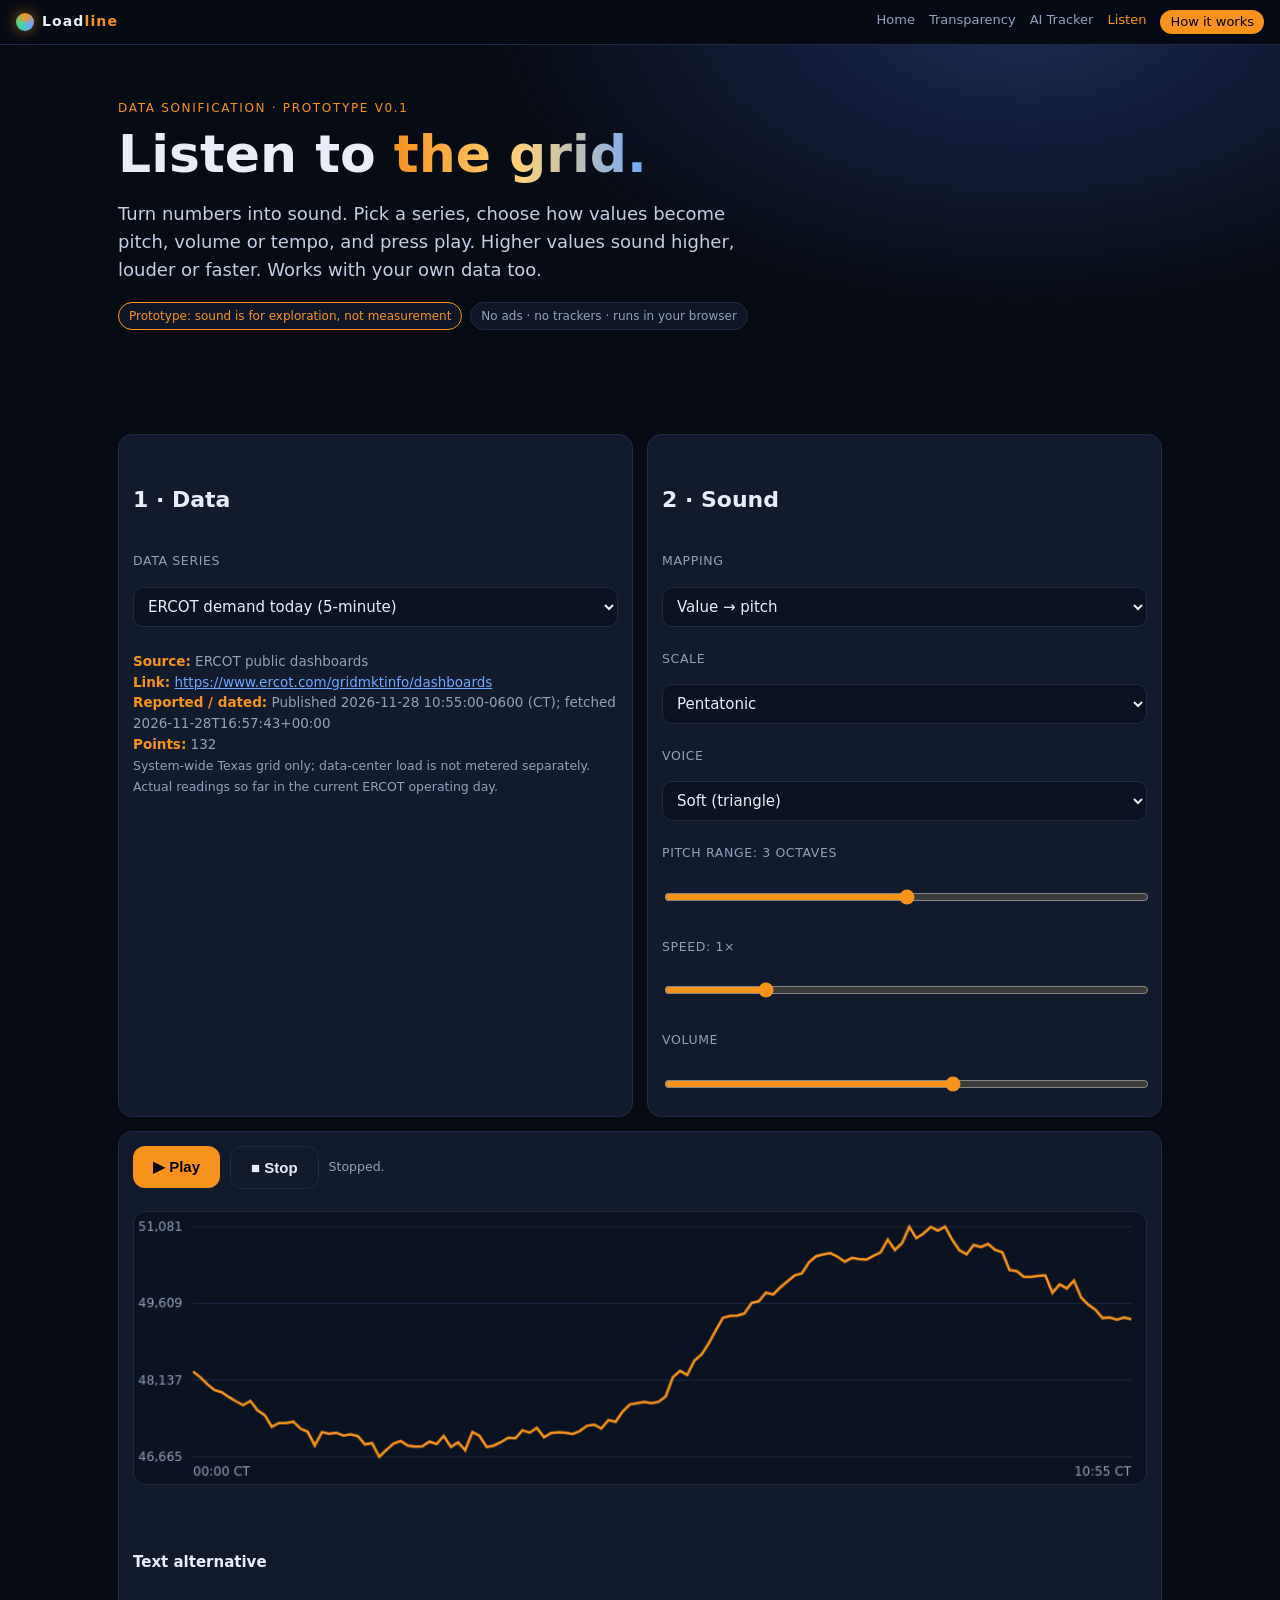
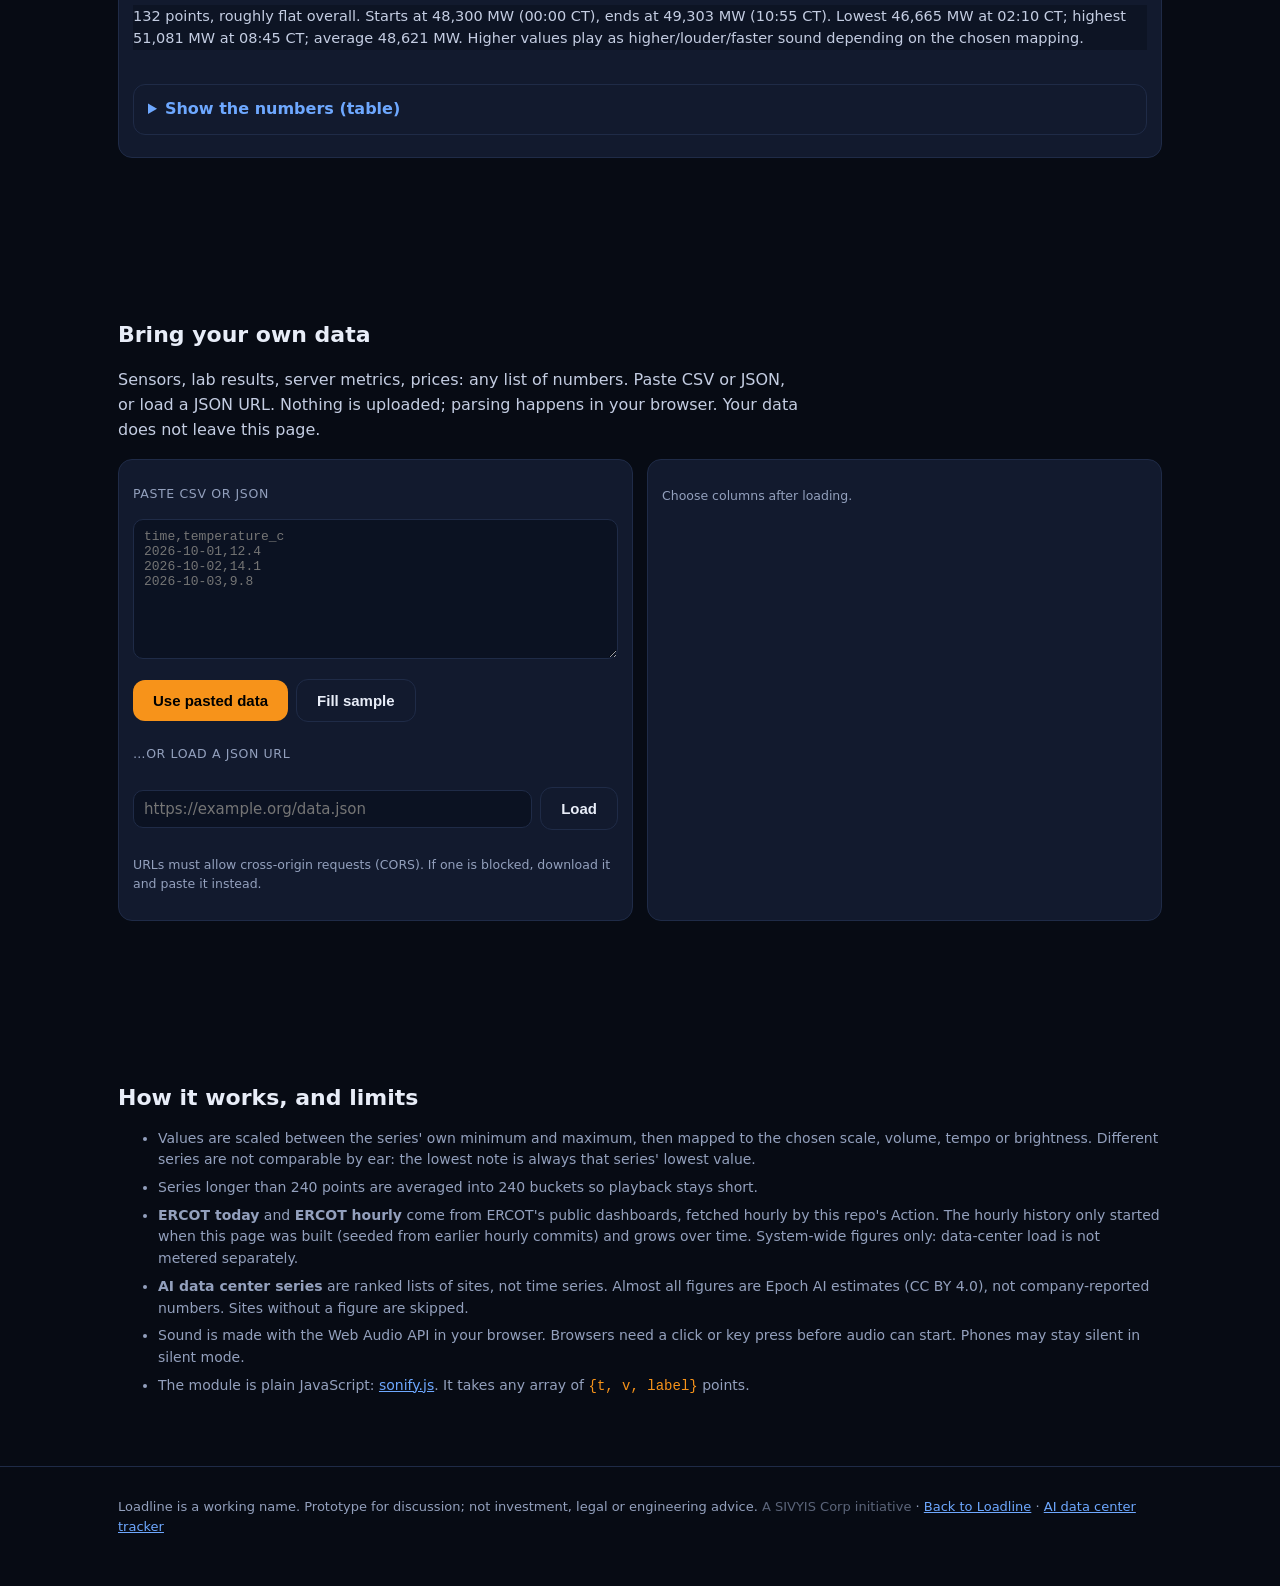
<file: listen.html>
<!doctype html>
<html lang="en"><head>
<meta charset="utf-8">
<meta name="viewport" content="width=device-width,initial-scale=1,viewport-fit=cover">
<meta name="theme-color" content="#070b14">
<title>Listen to the grid — Loadline (prototype)</title>
<meta name="description" content="Hear Loadline's public grid and AI data center data as sound, or paste your own data. Every series shows its source and date. No ads, no trackers.">
<link rel="stylesheet" href="style.css">
<link rel="stylesheet" href="dc.css">
<link rel="stylesheet" href="listen.css">
</head><body>
<header class="nav"><a class="brand" href="index.html"><span class="logo"></span><span>Load<b>line</b></span></a>
<nav><a href="index.html" class="keep">Home</a><a href="data-centers.html" class="keep">Transparency</a><a href="ai-datacenters.html" class="keep">AI Tracker</a><a href="listen.html" class="keep" aria-current="page">Listen</a><a href="#how" class="pill">How it works</a></nav></header>

<section class="hero dchero"><div class="wrap hero-in">
<p class="eyebrow">Data sonification · Prototype v0.1</p>
<h1>Listen to <span class="grad">the grid.</span></h1>
<p class="lead">Turn numbers into sound. Pick a series, choose how values become pitch, volume or tempo, and press play. Higher values sound higher, louder or faster. Works with your own data too.</p>
<div class="chips"><span class="chip warn">Prototype: sound is for exploration, not measurement</span><span class="chip">No ads · no trackers · runs in your browser</span></div>
</div></section>

<section class="sec" id="player"><div class="wrap">
<div class="lgrid">
<div class="panel">
<h2 class="h2s">1 · Data</h2>
<label for="series">Data series</label>
<select id="series"></select>
<div id="meta" class="meta" aria-live="polite"></div>
</div>
<div class="panel">
<h2 class="h2s">2 · Sound</h2>
<div class="ctl">
<label for="mapping">Mapping</label>
<select id="mapping">
<option value="pitch">Value → pitch</option>
<option value="pitchvol">Value → pitch + volume</option>
<option value="pitchbright">Value → pitch + brightness</option>
<option value="volume">Value → volume (one pitch)</option>
<option value="tempo">Value → tempo (one pitch)</option>
<option value="timbre">Value → timbre brightness (one pitch)</option>
</select>
<label for="scale">Scale</label>
<select id="scale"><option value="pentatonic">Pentatonic</option><option value="minor">Minor</option><option value="major">Major</option><option value="chromatic">Chromatic</option></select>
<label for="wave">Voice</label>
<select id="wave"><option value="triangle">Soft (triangle)</option><option value="sine">Pure (sine)</option><option value="sawtooth">Bright (saw)</option><option value="square">Hollow (square)</option></select>
<label for="octaves">Pitch range: <output id="octout">3</output> octaves</label>
<input id="octaves" type="range" min="1" max="5" value="3">
<label for="speed">Speed: <output id="speedout">1×</output></label>
<input id="speed" type="range" min="0.25" max="4" step="0.25" value="1">
<label for="vol">Volume</label>
<input id="vol" type="range" min="0" max="1" step="0.05" value="0.6">
</div>
</div>
</div>

<div class="panel chartp">
<div class="transport">
<button class="btn" id="play" type="button" aria-keyshortcuts="Space">▶ Play</button>
<button class="btn ghost" id="stop" type="button">■ Stop</button>
<span class="tiny" id="status" role="status" aria-live="polite">Ready. Space plays or pauses when the chart is focused.</span>
</div>
<canvas id="chart" width="960" height="260" tabindex="0" role="img" aria-label="Line chart of the selected series with a moving playhead"></canvas>
<div class="readout" id="readout" aria-hidden="true">&nbsp;</div>
<h3 class="h3s">Text alternative</h3>
<p id="alt" class="alt"></p>
<details><summary>Show the numbers (table)</summary><div class="tw"><table class="ai" id="tbl"><thead><tr><th>Time / label</th><th>Value</th></tr></thead><tbody></tbody></table></div></details>
</div>
</div></section>

<section class="sec alt2" id="own"><div class="wrap">
<h2 class="h2s">Bring your own data</h2>
<p class="lead2">Sensors, lab results, server metrics, prices: any list of numbers. Paste CSV or JSON, or load a JSON URL. Nothing is uploaded; parsing happens in your browser. Your data does not leave this page.</p>
<div class="lgrid">
<div class="panel">
<label for="paste">Paste CSV or JSON</label>
<textarea id="paste" rows="8" spellcheck="false" placeholder="time,temperature_c&#10;2026-10-01,12.4&#10;2026-10-02,14.1&#10;2026-10-03,9.8"></textarea>
<div class="ctl row"><button class="btn" id="usepaste" type="button">Use pasted data</button><button class="btn ghost" id="sample" type="button">Fill sample</button></div>
<label for="url">…or load a JSON URL</label>
<div class="ctl row"><input id="url" type="url" placeholder="https://example.org/data.json"><button class="btn ghost" id="loadurl" type="button">Load</button></div>
<p class="tiny">URLs must allow cross-origin requests (CORS). If one is blocked, download it and paste it instead.</p>
</div>
<div class="panel">
<div id="cols" hidden>
<label for="valcol">Value column</label><select id="valcol"></select>
<label for="timecol">Time / label column</label><select id="timecol"></select>
<label for="ownname">Name for this series</label><input id="ownname" type="text" value="My data">
<label for="ownunit">Unit (optional)</label><input id="ownunit" type="text" placeholder="e.g. °C, MW, ms">
<label for="ownsrc">Source and date (shown next to the series)</label><input id="ownsrc" type="text" placeholder="e.g. Lab bench sensor, 2026-10-12">
<button class="btn" id="applyown" type="button">Sonify this</button>
</div>
<p id="ownmsg" class="tiny" role="status" aria-live="polite">Choose columns after loading.</p>
</div>
</div>
</div></section>

<section class="sec" id="how"><div class="wrap">
<h2 class="h2s">How it works, and limits</h2>
<ul class="tiny lst">
<li>Values are scaled between the series' own minimum and maximum, then mapped to the chosen scale, volume, tempo or brightness. Different series are not comparable by ear: the lowest note is always that series' lowest value.</li>
<li>Series longer than 240 points are averaged into 240 buckets so playback stays short.</li>
<li><b>ERCOT today</b> and <b>ERCOT hourly</b> come from ERCOT's public dashboards, fetched hourly by this repo's Action. The hourly history only started when this page was built (seeded from earlier hourly commits) and grows over time. System-wide figures only: data-center load is not metered separately.</li>
<li><b>AI data center series</b> are ranked lists of sites, not time series. Almost all figures are Epoch AI estimates (CC BY 4.0), not company-reported numbers. Sites without a figure are skipped.</li>
<li>Sound is made with the Web Audio API in your browser. Browsers need a click or key press before audio can start. Phones may stay silent in silent mode.</li>
<li>The module is plain JavaScript: <a href="sonify.js">sonify.js</a>. It takes any array of <code>{t, v, label}</code> points.</li>
</ul>
</div></section>
<footer><div class="wrap">Loadline is a working name. Prototype for discussion; not investment, legal or engineering advice. <span style="opacity:.6">A SIVYIS Corp initiative</span> · <a href="index.html">Back to Loadline</a> · <a href="ai-datacenters.html">AI data center tracker</a></div></footer>
<script src="sonify.js"></script>
<script src="listen.js"></script>
</body></html>
</file>
<file: vendor/leaflet.css>
/* required styles */

.leaflet-pane,
.leaflet-tile,
.leaflet-marker-icon,
.leaflet-marker-shadow,
.leaflet-tile-container,
.leaflet-pane > svg,
.leaflet-pane > canvas,
.leaflet-zoom-box,
.leaflet-image-layer,
.leaflet-layer {
	position: absolute;
	left: 0;
	top: 0;
	}
.leaflet-container {
	overflow: hidden;
	}
.leaflet-tile,
.leaflet-marker-icon,
.leaflet-marker-shadow {
	-webkit-user-select: none;
	   -moz-user-select: none;
	        user-select: none;
	  -webkit-user-drag: none;
	}
/* Prevents IE11 from highlighting tiles in blue */
.leaflet-tile::selection {
	background: transparent;
}
/* Safari renders non-retina tile on retina better with this, but Chrome is worse */
.leaflet-safari .leaflet-tile {
	image-rendering: -webkit-optimize-contrast;
	}
/* hack that prevents hw layers "stretching" when loading new tiles */
.leaflet-safari .leaflet-tile-container {
	width: 1600px;
	height: 1600px;
	-webkit-transform-origin: 0 0;
	}
.leaflet-marker-icon,
.leaflet-marker-shadow {
	display: block;
	}
/* .leaflet-container svg: reset svg max-width decleration shipped in Joomla! (joomla.org) 3.x */
/* .leaflet-container img: map is broken in FF if you have max-width: 100% on tiles */
.leaflet-container .leaflet-overlay-pane svg {
	max-width: none !important;
	max-height: none !important;
	}
.leaflet-container .leaflet-marker-pane img,
.leaflet-container .leaflet-shadow-pane img,
.leaflet-container .leaflet-tile-pane img,
.leaflet-container img.leaflet-image-layer,
.leaflet-container .leaflet-tile {
	max-width: none !important;
	max-height: none !important;
	width: auto;
	padding: 0;
	}

.leaflet-container img.leaflet-tile {
	/* See: https://bugs.chromium.org/p/chromium/issues/detail?id=600120 */
	mix-blend-mode: plus-lighter;
}

.leaflet-container.leaflet-touch-zoom {
	-ms-touch-action: pan-x pan-y;
	touch-action: pan-x pan-y;
	}
.leaflet-container.leaflet-touch-drag {
	-ms-touch-action: pinch-zoom;
	/* Fallback for FF which doesn't support pinch-zoom */
	touch-action: none;
	touch-action: pinch-zoom;
}
.leaflet-container.leaflet-touch-drag.leaflet-touch-zoom {
	-ms-touch-action: none;
	touch-action: none;
}
.leaflet-container {
	-webkit-tap-highlight-color: transparent;
}
.leaflet-container a {
	-webkit-tap-highlight-color: rgba(51, 181, 229, 0.4);
}
.leaflet-tile {
	filter: inherit;
	visibility: hidden;
	}
.leaflet-tile-loaded {
	visibility: inherit;
	}
.leaflet-zoom-box {
	width: 0;
	height: 0;
	-moz-box-sizing: border-box;
	     box-sizing: border-box;
	z-index: 800;
	}
/* workaround for https://bugzilla.mozilla.org/show_bug.cgi?id=888319 */
.leaflet-overlay-pane svg {
	-moz-user-select: none;
	}

.leaflet-pane         { z-index: 400; }

.leaflet-tile-pane    { z-index: 200; }
.leaflet-overlay-pane { z-index: 400; }
.leaflet-shadow-pane  { z-index: 500; }
.leaflet-marker-pane  { z-index: 600; }
.leaflet-tooltip-pane   { z-index: 650; }
.leaflet-popup-pane   { z-index: 700; }

.leaflet-map-pane canvas { z-index: 100; }
.leaflet-map-pane svg    { z-index: 200; }

.leaflet-vml-shape {
	width: 1px;
	height: 1px;
	}
.lvml {
	behavior: url(#default#VML);
	display: inline-block;
	position: absolute;
	}


/* control positioning */

.leaflet-control {
	position: relative;
	z-index: 800;
	pointer-events: visiblePainted; /* IE 9-10 doesn't have auto */
	pointer-events: auto;
	}
.leaflet-top,
.leaflet-bottom {
	position: absolute;
	z-index: 1000;
	pointer-events: none;
	}
.leaflet-top {
	top: 0;
	}
.leaflet-right {
	right: 0;
	}
.leaflet-bottom {
	bottom: 0;
	}
.leaflet-left {
	left: 0;
	}
.leaflet-control {
	float: left;
	clear: both;
	}
.leaflet-right .leaflet-control {
	float: right;
	}
.leaflet-top .leaflet-control {
	margin-top: 10px;
	}
.leaflet-bottom .leaflet-control {
	margin-bottom: 10px;
	}
.leaflet-left .leaflet-control {
	margin-left: 10px;
	}
.leaflet-right .leaflet-control {
	margin-right: 10px;
	}


/* zoom and fade animations */

.leaflet-fade-anim .leaflet-popup {
	opacity: 0;
	-webkit-transition: opacity 0.2s linear;
	   -moz-transition: opacity 0.2s linear;
	        transition: opacity 0.2s linear;
	}
.leaflet-fade-anim .leaflet-map-pane .leaflet-popup {
	opacity: 1;
	}
.leaflet-zoom-animated {
	-webkit-transform-origin: 0 0;
	    -ms-transform-origin: 0 0;
	        transform-origin: 0 0;
	}
svg.leaflet-zoom-animated {
	will-change: transform;
}

.leaflet-zoom-anim .leaflet-zoom-animated {
	-webkit-transition: -webkit-transform 0.25s cubic-bezier(0,0,0.25,1);
	   -moz-transition:    -moz-transform 0.25s cubic-bezier(0,0,0.25,1);
	        transition:         transform 0.25s cubic-bezier(0,0,0.25,1);
	}
.leaflet-zoom-anim .leaflet-tile,
.leaflet-pan-anim .leaflet-tile {
	-webkit-transition: none;
	   -moz-transition: none;
	        transition: none;
	}

.leaflet-zoom-anim .leaflet-zoom-hide {
	visibility: hidden;
	}


/* cursors */

.leaflet-interactive {
	cursor: pointer;
	}
.leaflet-grab {
	cursor: -webkit-grab;
	cursor:    -moz-grab;
	cursor:         grab;
	}
.leaflet-crosshair,
.leaflet-crosshair .leaflet-interactive {
	cursor: crosshair;
	}
.leaflet-popup-pane,
.leaflet-control {
	cursor: auto;
	}
.leaflet-dragging .leaflet-grab,
.leaflet-dragging .leaflet-grab .leaflet-interactive,
.leaflet-dragging .leaflet-marker-draggable {
	cursor: move;
	cursor: -webkit-grabbing;
	cursor:    -moz-grabbing;
	cursor:         grabbing;
	}

/* marker & overlays interactivity */
.leaflet-marker-icon,
.leaflet-marker-shadow,
.leaflet-image-layer,
.leaflet-pane > svg path,
.leaflet-tile-container {
	pointer-events: none;
	}

.leaflet-marker-icon.leaflet-interactive,
.leaflet-image-layer.leaflet-interactive,
.leaflet-pane > svg path.leaflet-interactive,
svg.leaflet-image-layer.leaflet-interactive path {
	pointer-events: visiblePainted; /* IE 9-10 doesn't have auto */
	pointer-events: auto;
	}

/* visual tweaks */

.leaflet-container {
	background: #ddd;
	outline-offset: 1px;
	}
.leaflet-container a {
	color: #0078A8;
	}
.leaflet-zoom-box {
	border: 2px dotted #38f;
	background: rgba(255,255,255,0.5);
	}


/* general typography */
.leaflet-container {
	font-family: "Helvetica Neue", Arial, Helvetica, sans-serif;
	font-size: 12px;
	font-size: 0.75rem;
	line-height: 1.5;
	}


/* general toolbar styles */

.leaflet-bar {
	box-shadow: 0 1px 5px rgba(0,0,0,0.65);
	border-radius: 4px;
	}
.leaflet-bar a {
	background-color: #fff;
	border-bottom: 1px solid #ccc;
	width: 26px;
	height: 26px;
	line-height: 26px;
	display: block;
	text-align: center;
	text-decoration: none;
	color: black;
	}
.leaflet-bar a,
.leaflet-control-layers-toggle {
	background-position: 50% 50%;
	background-repeat: no-repeat;
	display: block;
	}
.leaflet-bar a:hover,
.leaflet-bar a:focus {
	background-color: #f4f4f4;
	}
.leaflet-bar a:first-child {
	border-top-left-radius: 4px;
	border-top-right-radius: 4px;
	}
.leaflet-bar a:last-child {
	border-bottom-left-radius: 4px;
	border-bottom-right-radius: 4px;
	border-bottom: none;
	}
.leaflet-bar a.leaflet-disabled {
	cursor: default;
	background-color: #f4f4f4;
	color: #bbb;
	}

.leaflet-touch .leaflet-bar a {
	width: 30px;
	height: 30px;
	line-height: 30px;
	}
.leaflet-touch .leaflet-bar a:first-child {
	border-top-left-radius: 2px;
	border-top-right-radius: 2px;
	}
.leaflet-touch .leaflet-bar a:last-child {
	border-bottom-left-radius: 2px;
	border-bottom-right-radius: 2px;
	}

/* zoom control */

.leaflet-control-zoom-in,
.leaflet-control-zoom-out {
	font: bold 18px 'Lucida Console', Monaco, monospace;
	text-indent: 1px;
	}

.leaflet-touch .leaflet-control-zoom-in, .leaflet-touch .leaflet-control-zoom-out  {
	font-size: 22px;
	}


/* layers control */

.leaflet-control-layers {
	box-shadow: 0 1px 5px rgba(0,0,0,0.4);
	background: #fff;
	border-radius: 5px;
	}
.leaflet-control-layers-toggle {
	background-image: url(images/layers.png);
	width: 36px;
	height: 36px;
	}
.leaflet-retina .leaflet-control-layers-toggle {
	background-image: url(images/layers-2x.png);
	background-size: 26px 26px;
	}
.leaflet-touch .leaflet-control-layers-toggle {
	width: 44px;
	height: 44px;
	}
.leaflet-control-layers .leaflet-control-layers-list,
.leaflet-control-layers-expanded .leaflet-control-layers-toggle {
	display: none;
	}
.leaflet-control-layers-expanded .leaflet-control-layers-list {
	display: block;
	position: relative;
	}
.leaflet-control-layers-expanded {
	padding: 6px 10px 6px 6px;
	color: #333;
	background: #fff;
	}
.leaflet-control-layers-scrollbar {
	overflow-y: scroll;
	overflow-x: hidden;
	padding-right: 5px;
	}
.leaflet-control-layers-selector {
	margin-top: 2px;
	position: relative;
	top: 1px;
	}
.leaflet-control-layers label {
	display: block;
	font-size: 13px;
	font-size: 1.08333em;
	}
.leaflet-control-layers-separator {
	height: 0;
	border-top: 1px solid #ddd;
	margin: 5px -10px 5px -6px;
	}

/* Default icon URLs */
.leaflet-default-icon-path { /* used only in path-guessing heuristic, see L.Icon.Default */
	background-image: url(images/marker-icon.png);
	}


/* attribution and scale controls */

.leaflet-container .leaflet-control-attribution {
	background: #fff;
	background: rgba(255, 255, 255, 0.8);
	margin: 0;
	}
.leaflet-control-attribution,
.leaflet-control-scale-line {
	padding: 0 5px;
	color: #333;
	line-height: 1.4;
	}
.leaflet-control-attribution a {
	text-decoration: none;
	}
.leaflet-control-attribution a:hover,
.leaflet-control-attribution a:focus {
	text-decoration: underline;
	}
.leaflet-attribution-flag {
	display: inline !important;
	vertical-align: baseline !important;
	width: 1em;
	height: 0.6669em;
	}
.leaflet-left .leaflet-control-scale {
	margin-left: 5px;
	}
.leaflet-bottom .leaflet-control-scale {
	margin-bottom: 5px;
	}
.leaflet-control-scale-line {
	border: 2px solid #777;
	border-top: none;
	line-height: 1.1;
	padding: 2px 5px 1px;
	white-space: nowrap;
	-moz-box-sizing: border-box;
	     box-sizing: border-box;
	background: rgba(255, 255, 255, 0.8);
	text-shadow: 1px 1px #fff;
	}
.leaflet-control-scale-line:not(:first-child) {
	border-top: 2px solid #777;
	border-bottom: none;
	margin-top: -2px;
	}
.leaflet-control-scale-line:not(:first-child):not(:last-child) {
	border-bottom: 2px solid #777;
	}

.leaflet-touch .leaflet-control-attribution,
.leaflet-touch .leaflet-control-layers,
.leaflet-touch .leaflet-bar {
	box-shadow: none;
	}
.leaflet-touch .leaflet-control-layers,
.leaflet-touch .leaflet-bar {
	border: 2px solid rgba(0,0,0,0.2);
	background-clip: padding-box;
	}


/* popup */

.leaflet-popup {
	position: absolute;
	text-align: center;
	margin-bottom: 20px;
	}
.leaflet-popup-content-wrapper {
	padding: 1px;
	text-align: left;
	border-radius: 12px;
	}
.leaflet-popup-content {
	margin: 13px 24px 13px 20px;
	line-height: 1.3;
	font-size: 13px;
	font-size: 1.08333em;
	min-height: 1px;
	}
.leaflet-popup-content p {
	margin: 17px 0;
	margin: 1.3em 0;
	}
.leaflet-popup-tip-container {
	width: 40px;
	height: 20px;
	position: absolute;
	left: 50%;
	margin-top: -1px;
	margin-left: -20px;
	overflow: hidden;
	pointer-events: none;
	}
.leaflet-popup-tip {
	width: 17px;
	height: 17px;
	padding: 1px;

	margin: -10px auto 0;
	pointer-events: auto;

	-webkit-transform: rotate(45deg);
	   -moz-transform: rotate(45deg);
	    -ms-transform: rotate(45deg);
	        transform: rotate(45deg);
	}
.leaflet-popup-content-wrapper,
.leaflet-popup-tip {
	background: white;
	color: #333;
	box-shadow: 0 3px 14px rgba(0,0,0,0.4);
	}
.leaflet-container a.leaflet-popup-close-button {
	position: absolute;
	top: 0;
	right: 0;
	border: none;
	text-align: center;
	width: 24px;
	height: 24px;
	font: 16px/24px Tahoma, Verdana, sans-serif;
	color: #757575;
	text-decoration: none;
	background: transparent;
	}
.leaflet-container a.leaflet-popup-close-button:hover,
.leaflet-container a.leaflet-popup-close-button:focus {
	color: #585858;
	}
.leaflet-popup-scrolled {
	overflow: auto;
	}

.leaflet-oldie .leaflet-popup-content-wrapper {
	-ms-zoom: 1;
	}
.leaflet-oldie .leaflet-popup-tip {
	width: 24px;
	margin: 0 auto;

	-ms-filter: "progid:DXImageTransform.Microsoft.Matrix(M11=0.70710678, M12=0.70710678, M21=-0.70710678, M22=0.70710678)";
	filter: progid:DXImageTransform.Microsoft.Matrix(M11=0.70710678, M12=0.70710678, M21=-0.70710678, M22=0.70710678);
	}

.leaflet-oldie .leaflet-control-zoom,
.leaflet-oldie .leaflet-control-layers,
.leaflet-oldie .leaflet-popup-content-wrapper,
.leaflet-oldie .leaflet-popup-tip {
	border: 1px solid #999;
	}


/* div icon */

.leaflet-div-icon {
	background: #fff;
	border: 1px solid #666;
	}


/* Tooltip */
/* Base styles for the element that has a tooltip */
.leaflet-tooltip {
	position: absolute;
	padding: 6px;
	background-color: #fff;
	border: 1px solid #fff;
	border-radius: 3px;
	color: #222;
	white-space: nowrap;
	-webkit-user-select: none;
	-moz-user-select: none;
	-ms-user-select: none;
	user-select: none;
	pointer-events: none;
	box-shadow: 0 1px 3px rgba(0,0,0,0.4);
	}
.leaflet-tooltip.leaflet-interactive {
	cursor: pointer;
	pointer-events: auto;
	}
.leaflet-tooltip-top:before,
.leaflet-tooltip-bottom:before,
.leaflet-tooltip-left:before,
.leaflet-tooltip-right:before {
	position: absolute;
	pointer-events: none;
	border: 6px solid transparent;
	background: transparent;
	content: "";
	}

/* Directions */

.leaflet-tooltip-bottom {
	margin-top: 6px;
}
.leaflet-tooltip-top {
	margin-top: -6px;
}
.leaflet-tooltip-bottom:before,
.leaflet-tooltip-top:before {
	left: 50%;
	margin-left: -6px;
	}
.leaflet-tooltip-top:before {
	bottom: 0;
	margin-bottom: -12px;
	border-top-color: #fff;
	}
.leaflet-tooltip-bottom:before {
	top: 0;
	margin-top: -12px;
	margin-left: -6px;
	border-bottom-color: #fff;
	}
.leaflet-tooltip-left {
	margin-left: -6px;
}
.leaflet-tooltip-right {
	margin-left: 6px;
}
.leaflet-tooltip-left:before,
.leaflet-tooltip-right:before {
	top: 50%;
	margin-top: -6px;
	}
.leaflet-tooltip-left:before {
	right: 0;
	margin-right: -12px;
	border-left-color: #fff;
	}
.leaflet-tooltip-right:before {
	left: 0;
	margin-left: -12px;
	border-right-color: #fff;
	}

/* Printing */

@media print {
	/* Prevent printers from removing background-images of controls. */
	.leaflet-control {
		-webkit-print-color-adjust: exact;
		print-color-adjust: exact;
		}
	}
</file>
<file: style.css>
:root{--bg:#070b14;--bg2:#0d1424;--card:#121a2e;--line:#1f2b47;--tx:#e8edf8;--mu:#93a0bd;--or:#f7931a;--bl:#6ea8ff;--gr:#3ddc97;--rd:#ff6b7a}
*{box-sizing:border-box}html{scroll-behavior:smooth;scroll-padding-top:60px}
body{margin:0;background:var(--bg);color:var(--tx);font:16px/1.55 system-ui,-apple-system,Segoe UI,Roboto,sans-serif}
a{color:var(--bl)}.wrap{max-width:1080px;margin:0 auto;padding:0 18px}.narrow{max-width:560px}
.nav{position:sticky;top:0;z-index:1000;display:flex;justify-content:space-between;align-items:center;padding:10px 16px;background:rgba(7,11,20,.85);backdrop-filter:blur(10px);border-bottom:1px solid var(--line)}
.brand{color:var(--tx);text-decoration:none;font-weight:600;letter-spacing:.08em;display:flex;align-items:center;gap:8px;font-size:14px}.brand b{color:var(--or)}
.logo{width:18px;height:18px;border-radius:50%;background:conic-gradient(var(--or),var(--bl),var(--gr),var(--or));box-shadow:0 0 14px rgba(247,147,26,.6)}
.nav nav{display:flex;gap:14px;font-size:13px}.nav nav a{color:var(--mu);text-decoration:none}.nav .pill{color:#000;background:var(--or);padding:2px 10px;border-radius:99px}
@media(max-width:560px){.nav nav a:not(.pill):not(.keep){display:none}.nav nav{gap:10px}}
.hero{position:relative;overflow:hidden;padding:70px 0 50px;background:radial-gradient(900px 500px at 80% -10%,#1a2a55 0,transparent 60%),var(--bg)}
#bg{position:absolute;inset:0;width:100%;height:100%;opacity:.55}.hero-in{position:relative}
.eyebrow{color:var(--or);text-transform:uppercase;letter-spacing:.14em;font-size:12px;margin:0 0 8px}
h1{font-size:clamp(32px,7vw,60px);line-height:1.08;margin:0 0 16px}h2{font-size:clamp(26px,5vw,38px);margin:0 0 10px}.h2s{font-size:22px;margin:34px 0 12px}
.grad{background:linear-gradient(90deg,var(--or),#ffd27a,var(--bl));-webkit-background-clip:text;background-clip:text;color:transparent}
.lead{font-size:18px;color:#c4cde2;max-width:620px}.sub{color:var(--mu);max-width:720px}.tiny{font-size:12.5px;color:var(--mu)}
.cta{display:flex;gap:10px;flex-wrap:wrap;margin:22px 0}
.btn{background:var(--or);color:#000;border:0;padding:12px 20px;border-radius:12px;font-weight:600;text-decoration:none;font-size:15px;cursor:pointer}.btn.ghost{background:transparent;color:var(--tx);border:1px solid var(--line)}
.stats{display:grid;gap:12px;grid-template-columns:repeat(auto-fit,minmax(220px,1fr));margin:26px 0 8px}
.stats div{background:rgba(18,26,46,.8);border:1px solid var(--line);border-radius:16px;padding:14px}.stats b{display:block;font-size:26px;color:var(--or)}.stats span{font-size:13.5px;color:var(--mu)}
.sec{padding:56px 0}.alt{background:var(--bg2)}
.mapbox{display:grid;gap:12px;grid-template-columns:1fr;margin-top:18px}
#lmap{height:clamp(380px,62vh,560px);border-radius:16px;border:1px solid var(--line);background:#0a0f1c}
@media(min-width:900px){.mapbox{grid-template-columns:1fr 340px}#lmap{height:600px}}
.panel{display:flex;flex-direction:column;gap:12px}
.layers{display:flex;flex-wrap:wrap;gap:8px}.layers label{display:flex;gap:6px;align-items:center;background:var(--card);border:1px solid var(--line);padding:7px 11px;border-radius:99px;font-size:13px;cursor:pointer;user-select:none}
.layers i{width:10px;height:10px;border-radius:50%;display:inline-block}
.card{background:var(--card);border:1px solid var(--line);border-radius:16px;padding:16px}.card h3{margin:0 0 4px}.card .tag{display:inline-block;font-size:11px;padding:2px 8px;border-radius:99px;background:#1c2748;color:var(--bl);margin-bottom:8px}
.card ul{padding-left:18px;margin:8px 0}.card li{margin:5px 0;font-size:14.5px}.card .src a{display:block;font-size:13px;margin-top:4px;word-break:break-word}.card .loc{font-size:12px;color:var(--mu)}
.viewbtns{margin-top:10px;display:flex;gap:8px}.viewbtns button{background:var(--card);color:var(--tx);border:1px solid var(--line);border-radius:10px;padding:8px 14px}
.model{background:var(--card);border:1px solid var(--line);border-radius:18px;padding:14px;margin:18px 0}
#chart{width:100%;height:auto;background:#0b1222;border-radius:12px}.legend{display:flex;gap:14px;flex-wrap:wrap;font-size:12.5px;color:var(--mu);margin:8px 0}.legend i{display:inline-block;width:12px;height:12px;border-radius:3px;margin-right:5px;vertical-align:-2px}.legend i.dash{border-top:2px dashed var(--rd);height:0;background:none;border-radius:0}
.ctl{display:grid;gap:12px}.ctl label{font-size:14px;display:block}.ctl input[type=range]{width:100%;accent-color:var(--or);height:32px}.ctl .chk{display:flex;gap:8px;align-items:flex-start}
.verdict{margin-top:12px;padding:12px 14px;border-radius:12px;font-size:15px;border:1px solid var(--line)}.verdict.ok{background:rgba(61,220,151,.1);border-color:var(--gr)}.verdict.bad{background:rgba(255,107,122,.1);border-color:var(--rd)}
.two{display:grid;gap:14px;grid-template-columns:repeat(auto-fit,minmax(280px,1fr));margin:14px 0}
.brief{background:var(--card);border:1px solid var(--line);border-radius:16px;padding:16px}.brief h3{margin-top:0}.brief.good{border-top:3px solid var(--gr)}.brief.bad{border-top:3px solid var(--rd)}.brief li{margin:6px 0}
.grid{display:grid;gap:14px;grid-template-columns:repeat(auto-fit,minmax(260px,1fr));margin-top:16px}
.ex{background:var(--card);border:1px solid var(--line);border-radius:16px;padding:16px}.ex h3{margin:0 0 6px;font-size:18px}.ex p{margin:0 0 8px;color:#c4cde2;font-size:15px}.ex a{font-size:13px}
.tbl{display:grid;gap:10px}.row{display:grid;gap:10px;grid-template-columns:1fr}@media(min-width:700px){.row{grid-template-columns:150px 1fr 1fr}}
.row>div{background:var(--card);border:1px solid var(--line);border-radius:12px;padding:12px;font-size:14.5px}.row .t{background:none;border:0;color:var(--or);font-weight:600}.row .p{border-left:3px solid var(--gr)}.row .c{border-left:3px solid var(--rd)}
details{background:var(--card);border:1px solid var(--line);border-radius:12px;padding:12px 14px;margin:8px 0}summary{cursor:pointer;font-weight:600}details p{color:#c4cde2;margin:8px 0 0}
.src li{margin:6px 0;font-size:14px;word-break:break-word}
form{display:grid;gap:10px}form input,form select{background:var(--card);border:1px solid var(--line);color:var(--tx);padding:13px;border-radius:12px;font-size:16px}
footer{padding:30px 0 50px;border-top:1px solid var(--line);color:var(--mu);font-size:13px}
.leaflet-container{font-family:inherit}.leaflet-popup-content-wrapper{background:var(--card);color:var(--tx)}.leaflet-popup-tip{background:var(--card)}
.dot{border-radius:50%;border:2px solid #fff8;box-shadow:0 0 12px currentColor}
</file>
<file: dc.css>
.dchero{padding:54px 0 34px}.dchero h1{font-size:clamp(28px,7vw,52px)}
.chips{display:flex;flex-wrap:wrap;gap:8px;margin:14px 0}.chip{font-size:12px;padding:4px 10px;border-radius:99px;border:1px solid var(--line);background:rgba(18,26,46,.8);color:var(--mu)}.chip.warn{border-color:var(--or);color:var(--or)}
.banner{background:rgba(247,147,26,.08);border:1px solid rgba(247,147,26,.5);border-radius:14px;padding:12px 14px;font-size:14.5px;margin:14px 0}.banner.warn2{background:rgba(255,209,102,.07);border-color:#ffd16688}.banner ul{margin:6px 0 8px;padding-left:18px}.banner li{margin:3px 0}
.sc{grid-template-columns:1fr}.sc .co{background:var(--card);border:1px solid var(--line);border-radius:16px;padding:14px}
.sc .hd{display:flex;justify-content:space-between;align-items:baseline;gap:10px}.sc h3{margin:0;font-size:18px}.sc .tot{font-size:30px;font-weight:700;color:var(--or)}.sc .tot small{font-size:13px;color:var(--mu);font-weight:400}
.sc .draft{font-size:11px;color:var(--or);letter-spacing:.08em;text-transform:uppercase}
.meter{height:8px;background:#0b1222;border-radius:99px;overflow:hidden;margin:8px 0 10px}.meter i{display:block;height:100%;background:linear-gradient(90deg,var(--or),#ffd27a)}
.crit{display:grid;grid-template-columns:34px 1fr auto;gap:6px;align-items:center;font-size:13px;padding:3px 0;border-top:1px solid #1a2440}
.crit .id{color:var(--mu)}.crit .pt{font-variant-numeric:tabular-nums;white-space:nowrap}
.crit.ok .pt{color:var(--gr)}.crit.zero .pt{color:var(--rd)}.crit.nc .pt{color:var(--mu);font-style:italic}.crit.nc{background:repeating-linear-gradient(135deg,transparent 0 6px,rgba(147,160,189,.08) 6px 12px)}
.note{font-size:12.5px;color:var(--mu);margin:8px 0 0}
.legendrow{display:flex;flex-wrap:wrap;gap:14px;font-size:12.5px;color:var(--mu);margin:10px 0}.k{display:inline-block;width:12px;height:12px;border-radius:3px;margin-right:5px;vertical-align:-2px}.k.ok{background:var(--gr)}.k.zero{background:var(--rd)}.k.nc{background:repeating-linear-gradient(135deg,#556 0 3px,#223 3px 6px)}
.meth{margin-top:14px}.rub{display:grid;grid-template-columns:34px 1fr 40px;gap:6px;font-size:13px;padding:6px 0;border-top:1px solid #1a2440}.rub span:last-child{text-align:right;color:var(--or)}.rub em{display:block;color:var(--mu);font-style:normal;font-size:12px}
.fresh{display:flex;flex-wrap:wrap;gap:8px;align-items:center;margin:8px 0}
.age{display:inline-block;font-size:11.5px;padding:2px 8px;border-radius:99px;white-space:nowrap}.age.g{background:rgba(61,220,151,.15);color:var(--gr)}.age.a{background:rgba(255,209,102,.15);color:#ffd166}.age.r{background:rgba(255,107,122,.15);color:var(--rd)}.age.n{background:#1c2748;color:var(--mu)}
.bars{display:grid;gap:10px}.bar{background:var(--card);border:1px solid var(--line);border-radius:12px;padding:10px 12px}
.bar .top{display:flex;justify-content:space-between;gap:8px;flex-wrap:wrap;font-size:14px}.bar .top b{font-size:15px}
.bar .tr{height:12px;background:#0b1222;border-radius:6px;margin:7px 0;overflow:hidden}.bar .tr i{display:block;height:100%;background:var(--bl);border-radius:6px}
.bar .tr i.hatch{background:repeating-linear-gradient(135deg,var(--bl) 0 5px,#3a5fa0 5px 10px)}.bar .tr i.bench{background:#556}
.meta{font-size:12px;color:var(--mu);line-height:1.5}.meta a{word-break:break-word}.tag2{display:inline-block;font-size:11px;padding:1px 7px;border-radius:99px;background:#1c2748;color:var(--bl);margin-right:4px}.tag2.est{background:rgba(179,136,255,.15);color:#b388ff}.tag2.fc{background:rgba(255,209,102,.15);color:#ffd166}
.cards{grid-template-columns:1fr}.fact{background:var(--card);border:1px solid var(--line);border-radius:12px;padding:10px 12px;margin:8px 0}.fact .v{font-size:17px;font-weight:600}.fact .m{font-size:12.5px;color:var(--mu)}
.fact .nt{font-size:12.5px;color:#c4cde2;margin-top:3px}
#co-cards details summary{display:flex;justify-content:space-between;gap:8px}
.tbl2{display:grid;gap:8px}.tbl2 .r{background:var(--card);border:1px solid var(--line);border-radius:12px;padding:10px 12px;font-size:14px}.tbl2 .r b{color:var(--or)}.tbl2 .st{display:inline-block;font-size:11px;padding:1px 8px;border-radius:99px;margin-left:6px}.st.enacted{background:rgba(61,220,151,.15);color:var(--gr)}.st.pending{background:rgba(255,209,102,.15);color:#ffd166}.st.adm{background:#1c2748;color:var(--bl)}.st.live{background:rgba(61,220,151,.15);color:var(--gr)}.st.planned{background:rgba(255,209,102,.15);color:#ffd166}
.livecard .big{display:grid;grid-template-columns:1fr 1fr;gap:10px;margin:10px 0}.livecard .big div{background:#0b1222;border-radius:12px;padding:10px}.livecard .big b{display:block;font-size:24px;color:var(--or)}.livecard .big span{font-size:12px;color:var(--mu)}
.pulse{display:inline-block;width:8px;height:8px;border-radius:50%;background:var(--gr);margin-right:6px;box-shadow:0 0 8px var(--gr)}
.gap{background:var(--card);border:1px solid var(--line);border-left:3px solid var(--rd);border-radius:12px;padding:12px 14px}.gap h3{margin:0 0 4px;font-size:16px}.gap p{margin:0;font-size:14px;color:#c4cde2}
.trk h3{margin:0 0 4px;font-size:16px}
@media(min-width:760px){.sc{grid-template-columns:repeat(2,1fr)}.cards{grid-template-columns:repeat(2,1fr)}}
</file>
<file: listen.css>
.lgrid{display:grid;grid-template-columns:1fr 1fr;gap:14px}@media(max-width:760px){.lgrid{grid-template-columns:1fr}}
.panel{background:var(--card);border:1px solid var(--line);border-radius:14px;padding:14px;margin:0 0 14px}
.panel label{display:block;font-size:12.5px;color:var(--mu);margin:10px 0 4px;text-transform:uppercase;letter-spacing:.05em}
.panel select,.panel input[type=text],.panel input[type=url],.panel textarea{width:100%;background:#0b1222;color:var(--tx);border:1px solid var(--line);border-radius:10px;padding:9px 10px;font-size:15px;font-family:inherit}
.panel textarea{font-family:ui-monospace,Menlo,Consolas,monospace;font-size:13px}
.panel input[type=range]{width:100%;accent-color:var(--or)}
.ctl.row{display:flex;gap:8px;align-items:center;margin-top:8px}.ctl.row input{flex:1}
.meta{font-size:13.5px;margin-top:12px;line-height:1.55}.meta b{color:var(--or)}.meta a{word-break:break-all}
.transport{display:flex;flex-wrap:wrap;gap:10px;align-items:center;margin-bottom:10px}
#chart{width:100%;height:auto;aspect-ratio:960/260;background:#0b1222;border:1px solid var(--line);border-radius:12px;display:block}
select:focus-visible,input:focus-visible,textarea:focus-visible,button:focus-visible,canvas:focus-visible,summary:focus-visible{outline:3px solid var(--bl);outline-offset:2px}
.readout{font-size:14px;color:var(--mu);min-height:22px;margin-top:6px;font-variant-numeric:tabular-nums}.readout b{color:var(--tx)}
.alt{font-size:14.5px;color:#c4cde2}.h3s{margin:14px 0 4px;font-size:15px}
details{margin-top:8px}summary{cursor:pointer;color:var(--bl)}
.lead2{color:#c4cde2;max-width:680px}.lst li{margin:6px 0;font-size:14px}.lst code{color:var(--or)}
.nav a[aria-current=page]{color:var(--or)}
</file>
